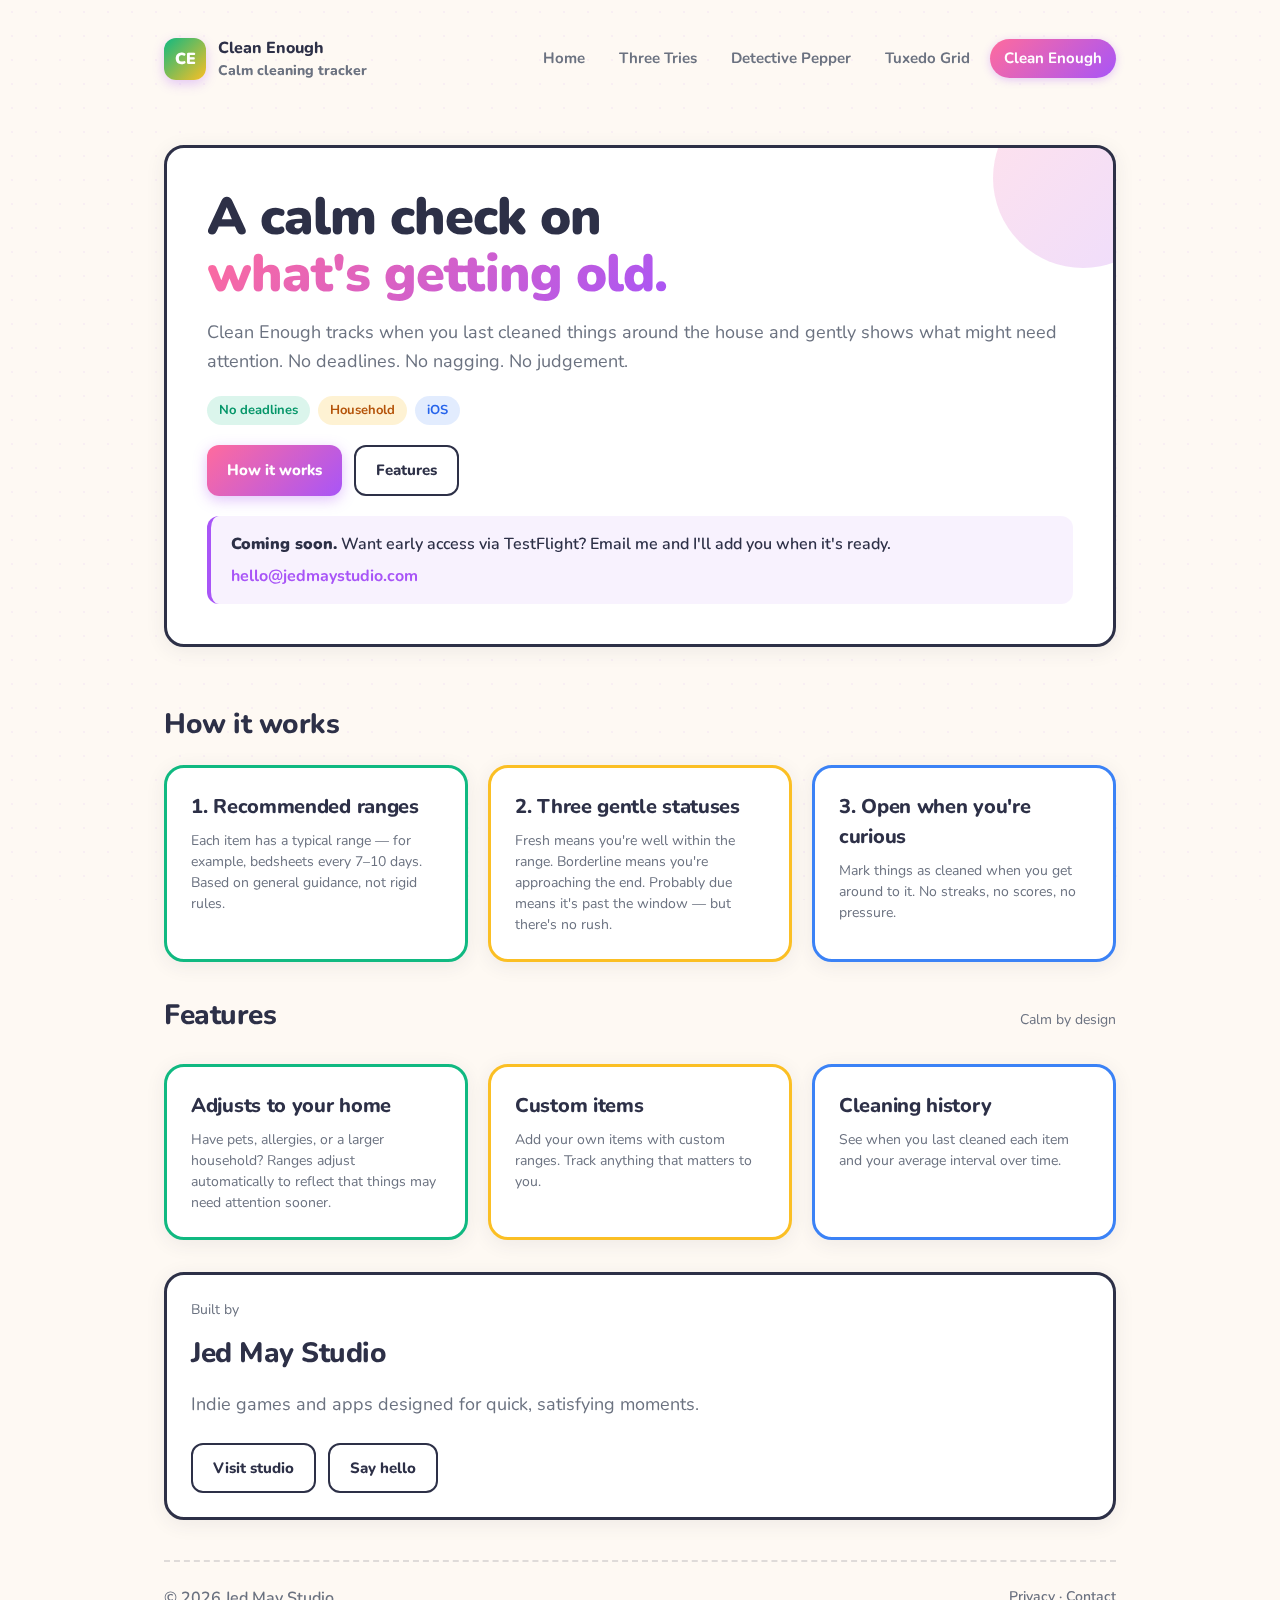
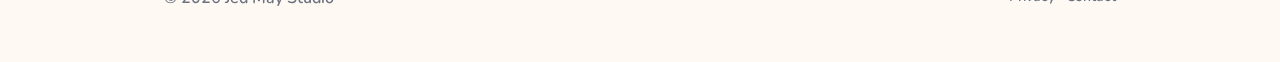
<file: clean-enough/index.html>
<!doctype html>
<html lang="en-GB">
<head>
  <meta charset="utf-8" />
  <meta name="viewport" content="width=device-width,initial-scale=1" />
  <title>Clean Enough — Calm Household Cleaning Tracker</title>
  <meta name="description" content="Clean Enough — a calm cleaning tracker. No deadlines, no nagging. Just a gentle check on what might need attention." />
  <link rel="stylesheet" href="../styles.css" />
  <link rel="icon" type="image/svg+xml" href="../favicon.svg">
</head>

<body>
  <div class="container">
    <header class="nav">
      <a href="./" class="brand">
        <div class="brand-badge" style="background: linear-gradient(135deg, var(--green), var(--yellow));">CE</div>
        <div>
          <div style="font-weight:800;">Clean Enough</div>
          <div class="small">Calm cleaning tracker</div>
        </div>
      </a>

      <button class="menu-toggle" aria-label="Toggle menu">
        <span></span>
        <span></span>
        <span></span>
      </button>

      <nav class="nav-links">
        <a href="../">Home</a>
        <a href="../three-tries/">Three Tries</a>
        <a href="../detective-pepper/">Detective Pepper</a>
        <a href="../tuxedo-grid/">Tuxedo Grid</a>
        <a class="active" href="./">Clean Enough</a>
      </nav>
    </header>

    <!-- HERO -->
    <section class="hero-min">
      <div class="card" style="border: 3px solid var(--text); position: relative;">
        <h1 class="h1">A calm check on<br/><span class="highlight">what's getting old.</span></h1>

        <p class="sub">
          Clean Enough tracks when you last cleaned things around the house
          and gently shows what might need attention. No deadlines. No nagging.
          No judgement.
        </p>

        <div class="pills">
          <span class="pill green">No deadlines</span>
          <span class="pill yellow">Household</span>
          <span class="pill blue">iOS</span>
        </div>

        <div class="top-cta" style="margin-top: 20px;">
          <a class="btn primary" href="#how">How it works</a>
          <a class="btn" href="#features">Features</a>
        </div>

        <div class="note" style="margin-top: 20px;">
          <strong>Coming soon.</strong> Want early access via TestFlight? Email me and I'll add you when it's ready.
          <br><a href="mailto:hello@jedmaystudio.com" class="text-link" style="margin-top: 8px; display: inline-block;">hello@jedmaystudio.com</a>
        </div>
      </div>
    </section>

    <!-- HOW IT WORKS -->
    <section id="how">
      <div class="games-title-row">
        <h2>How it works</h2>
      </div>

      <div class="app-grid">
        <div class="card" style="border: 3px solid var(--green);">
          <h3 style="margin: 0 0 8px;">1. Recommended ranges</h3>
          <p class="small" style="margin: 0;">
            Each item has a typical range — for example, bedsheets every 7–10 days.
            Based on general guidance, not rigid rules.
          </p>
        </div>

        <div class="card" style="border: 3px solid var(--yellow);">
          <h3 style="margin: 0 0 8px;">2. Three gentle statuses</h3>
          <p class="small" style="margin: 0;">
            Fresh means you're well within the range. Borderline means you're approaching the end.
            Probably due means it's past the window — but there's no rush.
          </p>
        </div>

        <div class="card" style="border: 3px solid var(--blue);">
          <h3 style="margin: 0 0 8px;">3. Open when you're curious</h3>
          <p class="small" style="margin: 0;">
            Mark things as cleaned when you get around to it. No streaks, no scores, no pressure.
          </p>
        </div>
      </div>
    </section>

    <!-- FEATURES -->
    <section id="features">
      <div class="games-title-row">
        <h2>Features</h2>
        <p class="small">Calm by design</p>
      </div>

      <div class="app-grid">
        <div class="card" style="border: 3px solid var(--green);">
          <h3 style="margin: 0 0 8px;">Adjusts to your home</h3>
          <p class="small" style="margin: 0;">
            Have pets, allergies, or a larger household? Ranges adjust automatically to reflect that things may need attention sooner.
          </p>
        </div>

        <div class="card" style="border: 3px solid var(--yellow);">
          <h3 style="margin: 0 0 8px;">Custom items</h3>
          <p class="small" style="margin: 0;">
            Add your own items with custom ranges. Track anything that matters to you.
          </p>
        </div>

        <div class="card" style="border: 3px solid var(--blue);">
          <h3 style="margin: 0 0 8px;">Cleaning history</h3>
          <p class="small" style="margin: 0;">
            See when you last cleaned each item and your average interval over time.
          </p>
        </div>
      </div>
    </section>

    <!-- STUDIO -->
    <section class="about-min">
      <div class="card" style="border: 3px solid var(--text);">
        <p class="small" style="margin: 0 0 4px;">Built by</p>
        <h2 style="margin: 0 0 8px;">Jed May Studio</h2>
        <p class="sub" style="margin: 0 0 16px;">
          Indie games and apps designed for quick, satisfying moments.
        </p>
        <div class="top-cta">
          <a class="btn" href="../">Visit studio</a>
          <a class="btn" href="mailto:hello@jedmaystudio.com">Say hello</a>
        </div>
      </div>
    </section>

    <footer class="footer">
      <div>© <span id="year"></span> Jed May Studio</div>
      <div class="small">
        <a href="../privacy.html">Privacy</a> ·
        <a href="mailto:hello@jedmaystudio.com">Contact</a>
      </div>
    </footer>
  </div>

  <script>
    document.getElementById("year").textContent = new Date().getFullYear();

    const menuToggle = document.querySelector('.menu-toggle');
    const navLinks = document.querySelector('.nav-links');
    menuToggle.addEventListener('click', () => {
      menuToggle.classList.toggle('open');
      navLinks.classList.toggle('open');
    });
  </script>
</body>
</html>
</file>
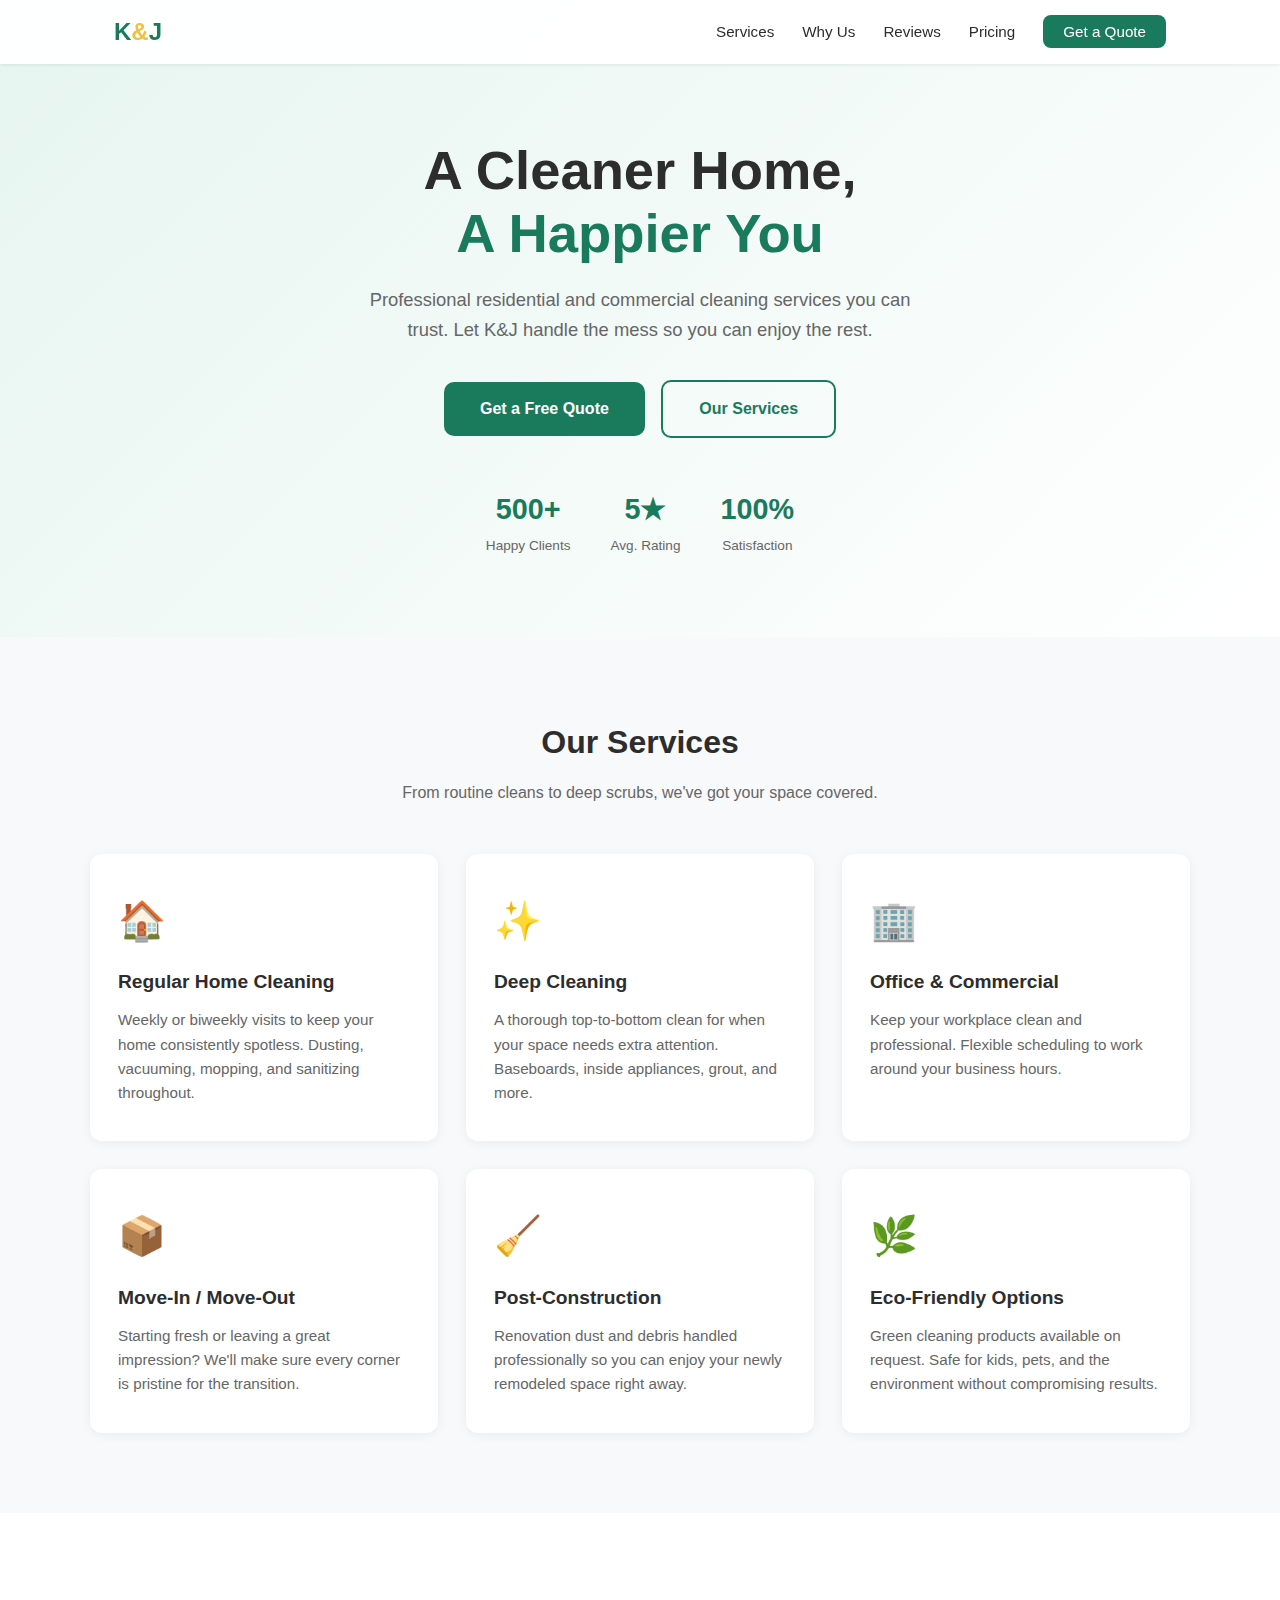
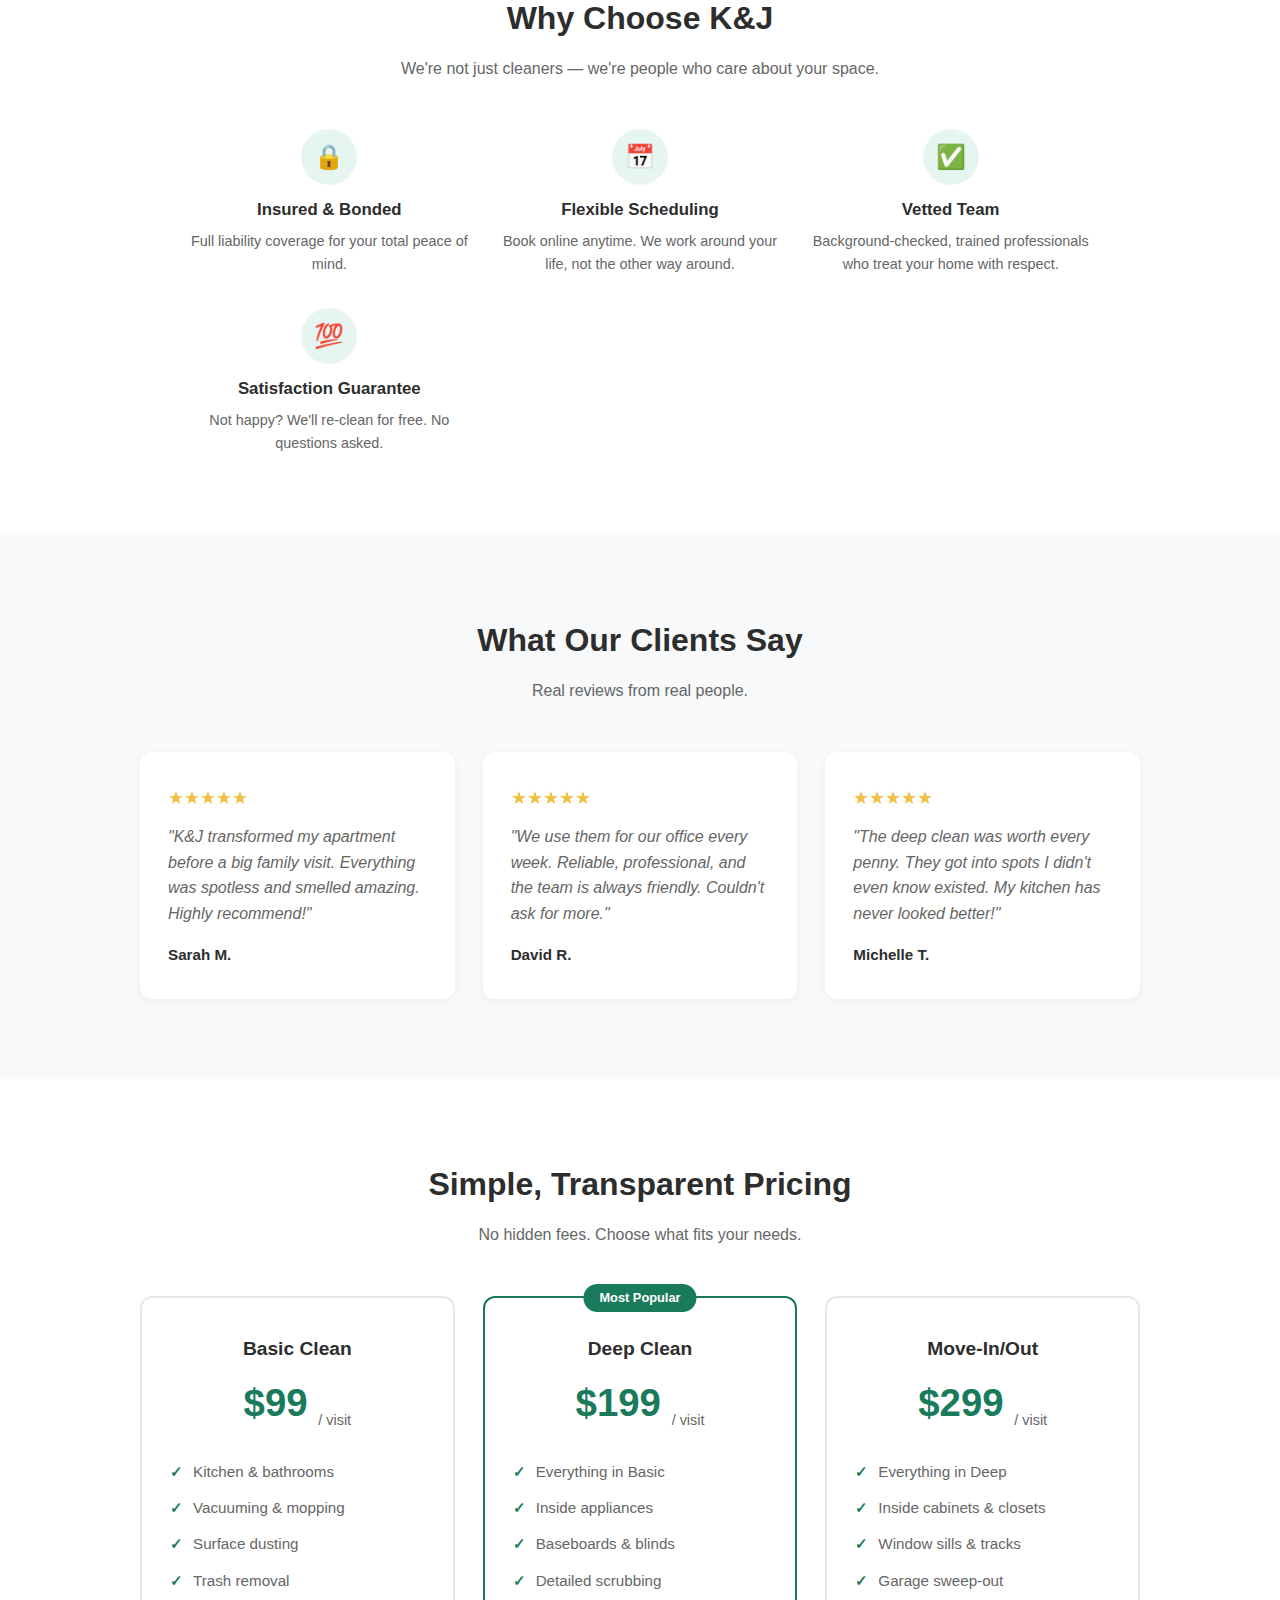
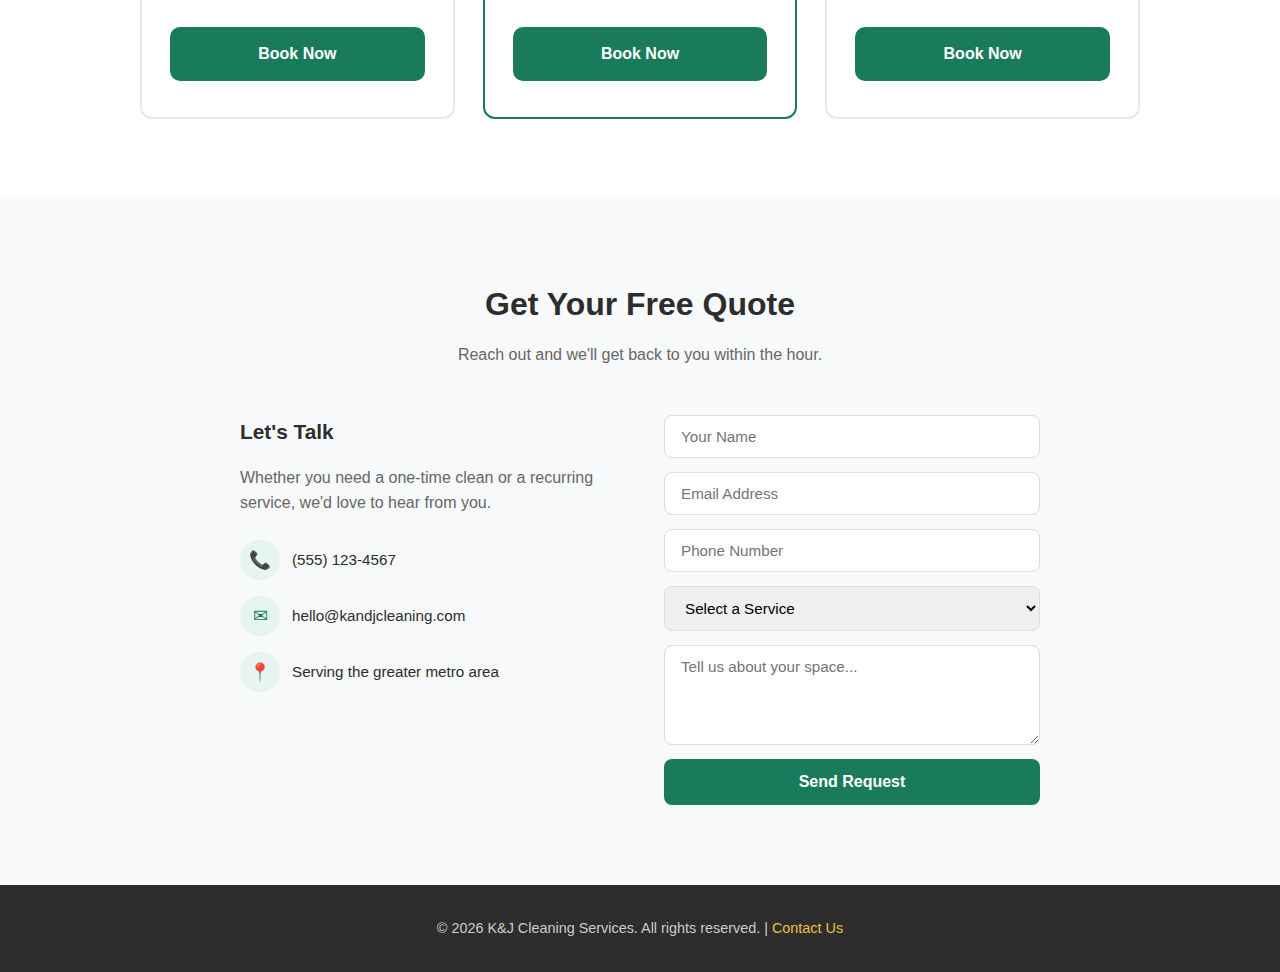
<file: kandj/index.html>
<!DOCTYPE html>
<html lang="en">
<head>
  <meta charset="UTF-8">
  <meta name="viewport" content="width=device-width, initial-scale=1.0">
  <title>K&J Cleaning Services</title>
  <style>
    *, *::before, *::after { margin: 0; padding: 0; box-sizing: border-box; }

    :root {
      --primary: #1a7a5c;
      --primary-dark: #145e47;
      --primary-light: #e6f5f0;
      --accent: #f0c040;
      --text: #2d2d2d;
      --text-light: #666;
      --white: #fff;
      --gray-bg: #f8f9fa;
      --radius: 12px;
    }

    html { scroll-behavior: smooth; }

    body {
      font-family: -apple-system, BlinkMacSystemFont, "Segoe UI", Roboto, Helvetica, Arial, sans-serif;
      color: var(--text);
      line-height: 1.6;
    }

    /* --- NAV --- */
    nav {
      position: fixed;
      top: 0; left: 0; right: 0;
      background: rgba(255,255,255,0.95);
      backdrop-filter: blur(10px);
      z-index: 100;
      box-shadow: 0 1px 4px rgba(0,0,0,0.08);
    }

    .nav-inner {
      max-width: 1100px;
      margin: 0 auto;
      padding: 0 24px;
      height: 64px;
      display: flex;
      align-items: center;
      justify-content: space-between;
    }

    .logo {
      font-size: 1.5rem;
      font-weight: 800;
      color: var(--primary);
      text-decoration: none;
    }

    .logo span { color: var(--accent); }

    .nav-links { display: flex; gap: 28px; list-style: none; }

    .nav-links a {
      text-decoration: none;
      color: var(--text);
      font-weight: 500;
      font-size: 0.95rem;
      transition: color 0.2s;
    }

    .nav-links a:hover { color: var(--primary); }

    .nav-cta {
      background: var(--primary);
      color: var(--white) !important;
      padding: 8px 20px;
      border-radius: 8px;
      transition: background 0.2s !important;
    }

    .nav-cta:hover { background: var(--primary-dark) !important; }

    .mobile-toggle {
      display: none;
      background: none;
      border: none;
      font-size: 1.6rem;
      cursor: pointer;
      color: var(--text);
    }

    /* --- HERO --- */
    .hero {
      padding: 140px 24px 80px;
      background: linear-gradient(135deg, var(--primary-light) 0%, var(--white) 100%);
      text-align: center;
    }

    .hero h1 {
      font-size: clamp(2.2rem, 5vw, 3.4rem);
      font-weight: 800;
      line-height: 1.15;
      margin-bottom: 20px;
    }

    .hero h1 .highlight {
      color: var(--primary);
    }

    .hero p {
      font-size: 1.15rem;
      color: var(--text-light);
      max-width: 560px;
      margin: 0 auto 36px;
    }

    .btn {
      display: inline-block;
      padding: 14px 36px;
      border-radius: 10px;
      font-size: 1rem;
      font-weight: 600;
      text-decoration: none;
      transition: transform 0.2s, box-shadow 0.2s;
      cursor: pointer;
      border: none;
    }

    .btn:hover { transform: translateY(-2px); box-shadow: 0 6px 20px rgba(0,0,0,0.12); }

    .btn-primary { background: var(--primary); color: var(--white); }
    .btn-primary:hover { background: var(--primary-dark); }

    .btn-outline {
      background: transparent;
      color: var(--primary);
      border: 2px solid var(--primary);
      margin-left: 12px;
    }

    .hero-badges {
      margin-top: 48px;
      display: flex;
      justify-content: center;
      gap: 40px;
      flex-wrap: wrap;
    }

    .badge {
      text-align: center;
    }

    .badge .num {
      display: block;
      font-size: 1.8rem;
      font-weight: 800;
      color: var(--primary);
    }

    .badge .label {
      font-size: 0.85rem;
      color: var(--text-light);
    }

    /* --- SECTIONS --- */
    section { padding: 80px 24px; }

    .section-title {
      text-align: center;
      margin-bottom: 48px;
    }

    .section-title h2 {
      font-size: 2rem;
      font-weight: 700;
      margin-bottom: 12px;
    }

    .section-title p {
      color: var(--text-light);
      max-width: 500px;
      margin: 0 auto;
    }

    /* --- SERVICES --- */
    .services { background: var(--gray-bg); }

    .grid {
      max-width: 1100px;
      margin: 0 auto;
      display: grid;
      grid-template-columns: repeat(auto-fit, minmax(280px, 1fr));
      gap: 28px;
    }

    .card {
      background: var(--white);
      border-radius: var(--radius);
      padding: 36px 28px;
      box-shadow: 0 2px 12px rgba(0,0,0,0.06);
      transition: transform 0.2s, box-shadow 0.2s;
    }

    .card:hover {
      transform: translateY(-4px);
      box-shadow: 0 8px 28px rgba(0,0,0,0.10);
    }

    .card-icon {
      font-size: 2.4rem;
      margin-bottom: 16px;
    }

    .card h3 {
      font-size: 1.2rem;
      margin-bottom: 10px;
    }

    .card p {
      color: var(--text-light);
      font-size: 0.95rem;
    }

    /* --- WHY US --- */
    .why-us-grid {
      max-width: 900px;
      margin: 0 auto;
      display: grid;
      grid-template-columns: repeat(auto-fit, minmax(220px, 1fr));
      gap: 32px;
      text-align: center;
    }

    .why-item h3 {
      font-size: 1.05rem;
      margin: 12px 0 6px;
    }

    .why-item p {
      font-size: 0.9rem;
      color: var(--text-light);
    }

    .why-icon {
      width: 56px;
      height: 56px;
      border-radius: 50%;
      background: var(--primary-light);
      color: var(--primary);
      display: inline-flex;
      align-items: center;
      justify-content: center;
      font-size: 1.5rem;
    }

    /* --- TESTIMONIALS --- */
    .testimonials { background: var(--gray-bg); }

    .testimonial-grid {
      max-width: 1000px;
      margin: 0 auto;
      display: grid;
      grid-template-columns: repeat(auto-fit, minmax(280px, 1fr));
      gap: 28px;
    }

    .testimonial {
      background: var(--white);
      border-radius: var(--radius);
      padding: 32px 28px;
      box-shadow: 0 2px 10px rgba(0,0,0,0.05);
    }

    .stars { color: var(--accent); font-size: 1.1rem; margin-bottom: 12px; }

    .testimonial p { font-style: italic; color: var(--text-light); margin-bottom: 16px; }

    .testimonial .author { font-weight: 600; font-size: 0.95rem; }

    /* --- PRICING --- */
    .pricing-grid {
      max-width: 1000px;
      margin: 0 auto;
      display: grid;
      grid-template-columns: repeat(auto-fit, minmax(260px, 1fr));
      gap: 28px;
    }

    .price-card {
      background: var(--white);
      border: 2px solid #e8e8e8;
      border-radius: var(--radius);
      padding: 36px 28px;
      text-align: center;
      transition: border-color 0.2s;
    }

    .price-card.featured {
      border-color: var(--primary);
      position: relative;
    }

    .price-card.featured::before {
      content: "Most Popular";
      position: absolute;
      top: -14px;
      left: 50%;
      transform: translateX(-50%);
      background: var(--primary);
      color: var(--white);
      padding: 4px 16px;
      border-radius: 20px;
      font-size: 0.8rem;
      font-weight: 600;
    }

    .price-card h3 { font-size: 1.2rem; margin-bottom: 8px; }

    .price {
      font-size: 2.4rem;
      font-weight: 800;
      color: var(--primary);
      margin: 8px 0;
    }

    .price sub {
      font-size: 0.9rem;
      font-weight: 400;
      color: var(--text-light);
    }

    .price-card ul {
      list-style: none;
      margin: 20px 0 28px;
      text-align: left;
    }

    .price-card li {
      padding: 6px 0;
      font-size: 0.95rem;
      color: var(--text-light);
    }

    .price-card li::before {
      content: "\2713";
      color: var(--primary);
      font-weight: 700;
      margin-right: 10px;
    }

    /* --- CONTACT --- */
    .contact { background: var(--gray-bg); }

    .contact-wrapper {
      max-width: 800px;
      margin: 0 auto;
      display: grid;
      grid-template-columns: 1fr 1fr;
      gap: 48px;
    }

    .contact-info h3 { margin-bottom: 16px; font-size: 1.3rem; }
    .contact-info p { color: var(--text-light); margin-bottom: 24px; }

    .contact-detail {
      display: flex;
      align-items: center;
      gap: 12px;
      margin-bottom: 16px;
      font-size: 0.95rem;
    }

    .contact-detail .icon {
      width: 40px;
      height: 40px;
      border-radius: 50%;
      background: var(--primary-light);
      color: var(--primary);
      display: flex;
      align-items: center;
      justify-content: center;
      font-size: 1.1rem;
      flex-shrink: 0;
    }

    form { display: flex; flex-direction: column; gap: 14px; }

    input, textarea, select {
      padding: 12px 16px;
      border: 1.5px solid #ddd;
      border-radius: 8px;
      font-size: 0.95rem;
      font-family: inherit;
      transition: border-color 0.2s;
      width: 100%;
    }

    input:focus, textarea:focus, select:focus {
      outline: none;
      border-color: var(--primary);
    }

    textarea { resize: vertical; min-height: 100px; }

    .form-btn {
      background: var(--primary);
      color: var(--white);
      padding: 14px;
      border: none;
      border-radius: 8px;
      font-size: 1rem;
      font-weight: 600;
      cursor: pointer;
      transition: background 0.2s;
    }

    .form-btn:hover { background: var(--primary-dark); }

    /* --- FOOTER --- */
    footer {
      background: var(--text);
      color: #ccc;
      text-align: center;
      padding: 32px 24px;
      font-size: 0.9rem;
    }

    footer a { color: var(--accent); text-decoration: none; }

    /* --- MOBILE --- */
    @media (max-width: 768px) {
      .nav-links { display: none; }
      .mobile-toggle { display: block; }

      .nav-links.open {
        display: flex;
        flex-direction: column;
        position: absolute;
        top: 64px;
        left: 0; right: 0;
        background: var(--white);
        padding: 20px 24px;
        box-shadow: 0 4px 12px rgba(0,0,0,0.1);
        gap: 16px;
      }

      .contact-wrapper {
        grid-template-columns: 1fr;
      }

      .btn-outline { margin-left: 0; margin-top: 10px; }
    }
  </style>
</head>
<body>

  <!-- NAV -->
  <nav>
    <div class="nav-inner">
      <a href="#" class="logo">K<span>&</span>J</a>
      <ul class="nav-links" id="navLinks">
        <li><a href="#services">Services</a></li>
        <li><a href="#why">Why Us</a></li>
        <li><a href="#reviews">Reviews</a></li>
        <li><a href="#pricing">Pricing</a></li>
        <li><a href="#contact" class="nav-cta">Get a Quote</a></li>
      </ul>
      <button class="mobile-toggle" onclick="document.getElementById('navLinks').classList.toggle('open')" aria-label="Toggle menu">&#9776;</button>
    </div>
  </nav>

  <!-- HERO -->
  <section class="hero">
    <h1>A Cleaner Home,<br><span class="highlight">A Happier You</span></h1>
    <p>Professional residential and commercial cleaning services you can trust. Let K&J handle the mess so you can enjoy the rest.</p>
    <div>
      <a href="#contact" class="btn btn-primary">Get a Free Quote</a>
      <a href="#services" class="btn btn-outline">Our Services</a>
    </div>
    <div class="hero-badges">
      <div class="badge"><span class="num">500+</span><span class="label">Happy Clients</span></div>
      <div class="badge"><span class="num">5&#9733;</span><span class="label">Avg. Rating</span></div>
      <div class="badge"><span class="num">100%</span><span class="label">Satisfaction</span></div>
    </div>
  </section>

  <!-- SERVICES -->
  <section class="services" id="services">
    <div class="section-title">
      <h2>Our Services</h2>
      <p>From routine cleans to deep scrubs, we've got your space covered.</p>
    </div>
    <div class="grid">
      <div class="card">
        <div class="card-icon">&#x1f3e0;</div>
        <h3>Regular Home Cleaning</h3>
        <p>Weekly or biweekly visits to keep your home consistently spotless. Dusting, vacuuming, mopping, and sanitizing throughout.</p>
      </div>
      <div class="card">
        <div class="card-icon">&#x2728;</div>
        <h3>Deep Cleaning</h3>
        <p>A thorough top-to-bottom clean for when your space needs extra attention. Baseboards, inside appliances, grout, and more.</p>
      </div>
      <div class="card">
        <div class="card-icon">&#x1f3e2;</div>
        <h3>Office &amp; Commercial</h3>
        <p>Keep your workplace clean and professional. Flexible scheduling to work around your business hours.</p>
      </div>
      <div class="card">
        <div class="card-icon">&#x1f4e6;</div>
        <h3>Move-In / Move-Out</h3>
        <p>Starting fresh or leaving a great impression? We'll make sure every corner is pristine for the transition.</p>
      </div>
      <div class="card">
        <div class="card-icon">&#x1f9f9;</div>
        <h3>Post-Construction</h3>
        <p>Renovation dust and debris handled professionally so you can enjoy your newly remodeled space right away.</p>
      </div>
      <div class="card">
        <div class="card-icon">&#x1f33f;</div>
        <h3>Eco-Friendly Options</h3>
        <p>Green cleaning products available on request. Safe for kids, pets, and the environment without compromising results.</p>
      </div>
    </div>
  </section>

  <!-- WHY US -->
  <section id="why">
    <div class="section-title">
      <h2>Why Choose K&amp;J</h2>
      <p>We're not just cleaners &mdash; we're people who care about your space.</p>
    </div>
    <div class="why-us-grid">
      <div class="why-item">
        <div class="why-icon">&#x1f512;</div>
        <h3>Insured &amp; Bonded</h3>
        <p>Full liability coverage for your total peace of mind.</p>
      </div>
      <div class="why-item">
        <div class="why-icon">&#x1f4c5;</div>
        <h3>Flexible Scheduling</h3>
        <p>Book online anytime. We work around your life, not the other way around.</p>
      </div>
      <div class="why-item">
        <div class="why-icon">&#x2705;</div>
        <h3>Vetted Team</h3>
        <p>Background-checked, trained professionals who treat your home with respect.</p>
      </div>
      <div class="why-item">
        <div class="why-icon">&#x1f4af;</div>
        <h3>Satisfaction Guarantee</h3>
        <p>Not happy? We'll re-clean for free. No questions asked.</p>
      </div>
    </div>
  </section>

  <!-- TESTIMONIALS -->
  <section class="testimonials" id="reviews">
    <div class="section-title">
      <h2>What Our Clients Say</h2>
      <p>Real reviews from real people.</p>
    </div>
    <div class="testimonial-grid">
      <div class="testimonial">
        <div class="stars">&#9733;&#9733;&#9733;&#9733;&#9733;</div>
        <p>"K&J transformed my apartment before a big family visit. Everything was spotless and smelled amazing. Highly recommend!"</p>
        <div class="author">Sarah M.</div>
      </div>
      <div class="testimonial">
        <div class="stars">&#9733;&#9733;&#9733;&#9733;&#9733;</div>
        <p>"We use them for our office every week. Reliable, professional, and the team is always friendly. Couldn't ask for more."</p>
        <div class="author">David R.</div>
      </div>
      <div class="testimonial">
        <div class="stars">&#9733;&#9733;&#9733;&#9733;&#9733;</div>
        <p>"The deep clean was worth every penny. They got into spots I didn't even know existed. My kitchen has never looked better!"</p>
        <div class="author">Michelle T.</div>
      </div>
    </div>
  </section>

  <!-- PRICING -->
  <section id="pricing">
    <div class="section-title">
      <h2>Simple, Transparent Pricing</h2>
      <p>No hidden fees. Choose what fits your needs.</p>
    </div>
    <div class="pricing-grid">
      <div class="price-card">
        <h3>Basic Clean</h3>
        <div class="price">$99 <sub>/ visit</sub></div>
        <ul>
          <li>Kitchen &amp; bathrooms</li>
          <li>Vacuuming &amp; mopping</li>
          <li>Surface dusting</li>
          <li>Trash removal</li>
        </ul>
        <a href="#contact" class="btn btn-primary" style="width:100%;text-align:center;">Book Now</a>
      </div>
      <div class="price-card featured">
        <h3>Deep Clean</h3>
        <div class="price">$199 <sub>/ visit</sub></div>
        <ul>
          <li>Everything in Basic</li>
          <li>Inside appliances</li>
          <li>Baseboards &amp; blinds</li>
          <li>Detailed scrubbing</li>
        </ul>
        <a href="#contact" class="btn btn-primary" style="width:100%;text-align:center;">Book Now</a>
      </div>
      <div class="price-card">
        <h3>Move-In/Out</h3>
        <div class="price">$299 <sub>/ visit</sub></div>
        <ul>
          <li>Everything in Deep</li>
          <li>Inside cabinets &amp; closets</li>
          <li>Window sills &amp; tracks</li>
          <li>Garage sweep-out</li>
        </ul>
        <a href="#contact" class="btn btn-primary" style="width:100%;text-align:center;">Book Now</a>
      </div>
    </div>
  </section>

  <!-- CONTACT -->
  <section class="contact" id="contact">
    <div class="section-title">
      <h2>Get Your Free Quote</h2>
      <p>Reach out and we'll get back to you within the hour.</p>
    </div>
    <div class="contact-wrapper">
      <div class="contact-info">
        <h3>Let's Talk</h3>
        <p>Whether you need a one-time clean or a recurring service, we'd love to hear from you.</p>
        <div class="contact-detail">
          <div class="icon">&#x1f4de;</div>
          <span>(555) 123-4567</span>
        </div>
        <div class="contact-detail">
          <div class="icon">&#x2709;</div>
          <span>hello@kandjcleaning.com</span>
        </div>
        <div class="contact-detail">
          <div class="icon">&#x1f4cd;</div>
          <span>Serving the greater metro area</span>
        </div>
      </div>
      <form onsubmit="event.preventDefault(); this.innerHTML='<p style=\'padding:40px 0;text-align:center;font-weight:600;color:var(--primary)\'>Thanks! We\\'ll be in touch soon.</p>';">
        <input type="text" placeholder="Your Name" required>
        <input type="email" placeholder="Email Address" required>
        <input type="tel" placeholder="Phone Number">
        <select>
          <option value="" disabled selected>Select a Service</option>
          <option>Regular Home Cleaning</option>
          <option>Deep Cleaning</option>
          <option>Office &amp; Commercial</option>
          <option>Move-In / Move-Out</option>
          <option>Post-Construction</option>
          <option>Other</option>
        </select>
        <textarea placeholder="Tell us about your space..."></textarea>
        <button type="submit" class="form-btn">Send Request</button>
      </form>
    </div>
  </section>

  <!-- FOOTER -->
  <footer>
    <p>&copy; 2026 K&amp;J Cleaning Services. All rights reserved. | <a href="#contact">Contact Us</a></p>
  </footer>

</body>
</html>
</file>
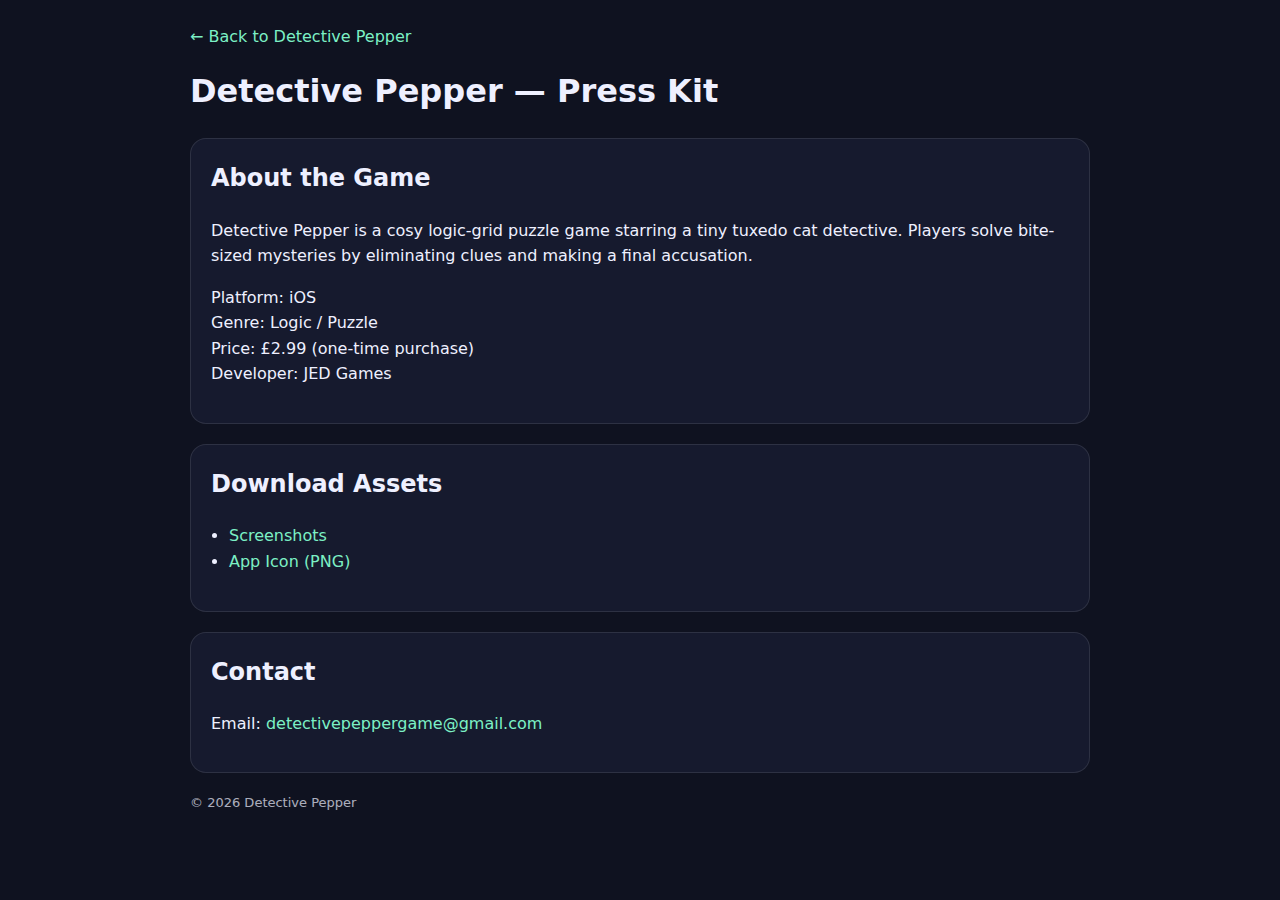
<file: press/index.html>
<!doctype html>
<html lang="en-GB">
<head>
  <meta charset="utf-8">
  <meta name="viewport" content="width=device-width, initial-scale=1">
  <title>Press Kit — Detective Pepper</title>
  <link rel="icon" type="image/png" href="../assets/DP_favicon.png">

  <style>
    body {
      font-family: system-ui, -apple-system, Segoe UI, Roboto, Helvetica, Arial;
      margin: 24px;
      line-height: 1.6;
      background: #0f1220;
      color: #eef0ff;
    }
    a { color: #7cf0c5; text-decoration: none; }
    a:hover { text-decoration: underline; }
    .wrap { max-width: 900px; margin: 0 auto; }
    .card {
      background: #161a2e;
      border: 1px solid rgba(255,255,255,.1);
      border-radius: 16px;
      padding: 20px;
      margin-bottom: 20px;
    }
    h1, h2 { margin-top: 0; }
    ul { padding-left: 18px; }
  </style>
</head>

<body>
  <div class="wrap">
    <p><a href="../detectivepepper/index.html">← Back to Detective Pepper</a></p>

    <h1>Detective Pepper — Press Kit</h1>

    <div class="card">
      <h2>About the Game</h2>
      <p>
        Detective Pepper is a cosy logic-grid puzzle game starring a tiny tuxedo
        cat detective. Players solve bite-sized mysteries by eliminating clues
        and making a final accusation.
      </p>
      <p>
        Platform: iOS<br>
        Genre: Logic / Puzzle<br>
        Price: £2.99 (one-time purchase)<br>
        Developer: JED Games
      </p>
    </div>

    <div class="card">
      <h2>Download Assets</h2>
      <ul>
        <li><a href="screenshots/">Screenshots</a></li>
        <li><a href="DP_app_icon.png">App Icon (PNG)</a></li>
      </ul>
    </div>

    <div class="card">
      <h2>Contact</h2>
      <p>
        Email: <a href="mailto:detectivepeppergame@gmail.com">
        detectivepeppergame@gmail.com</a>
      </p>
    </div>

    <p style="opacity:.7;font-size:13px">
      © <span id="year"></span> Detective Pepper
    </p>
  </div>

  <script>
    document.getElementById("year").textContent = new Date().getFullYear();
  </script>
</body>
</html>
</file>
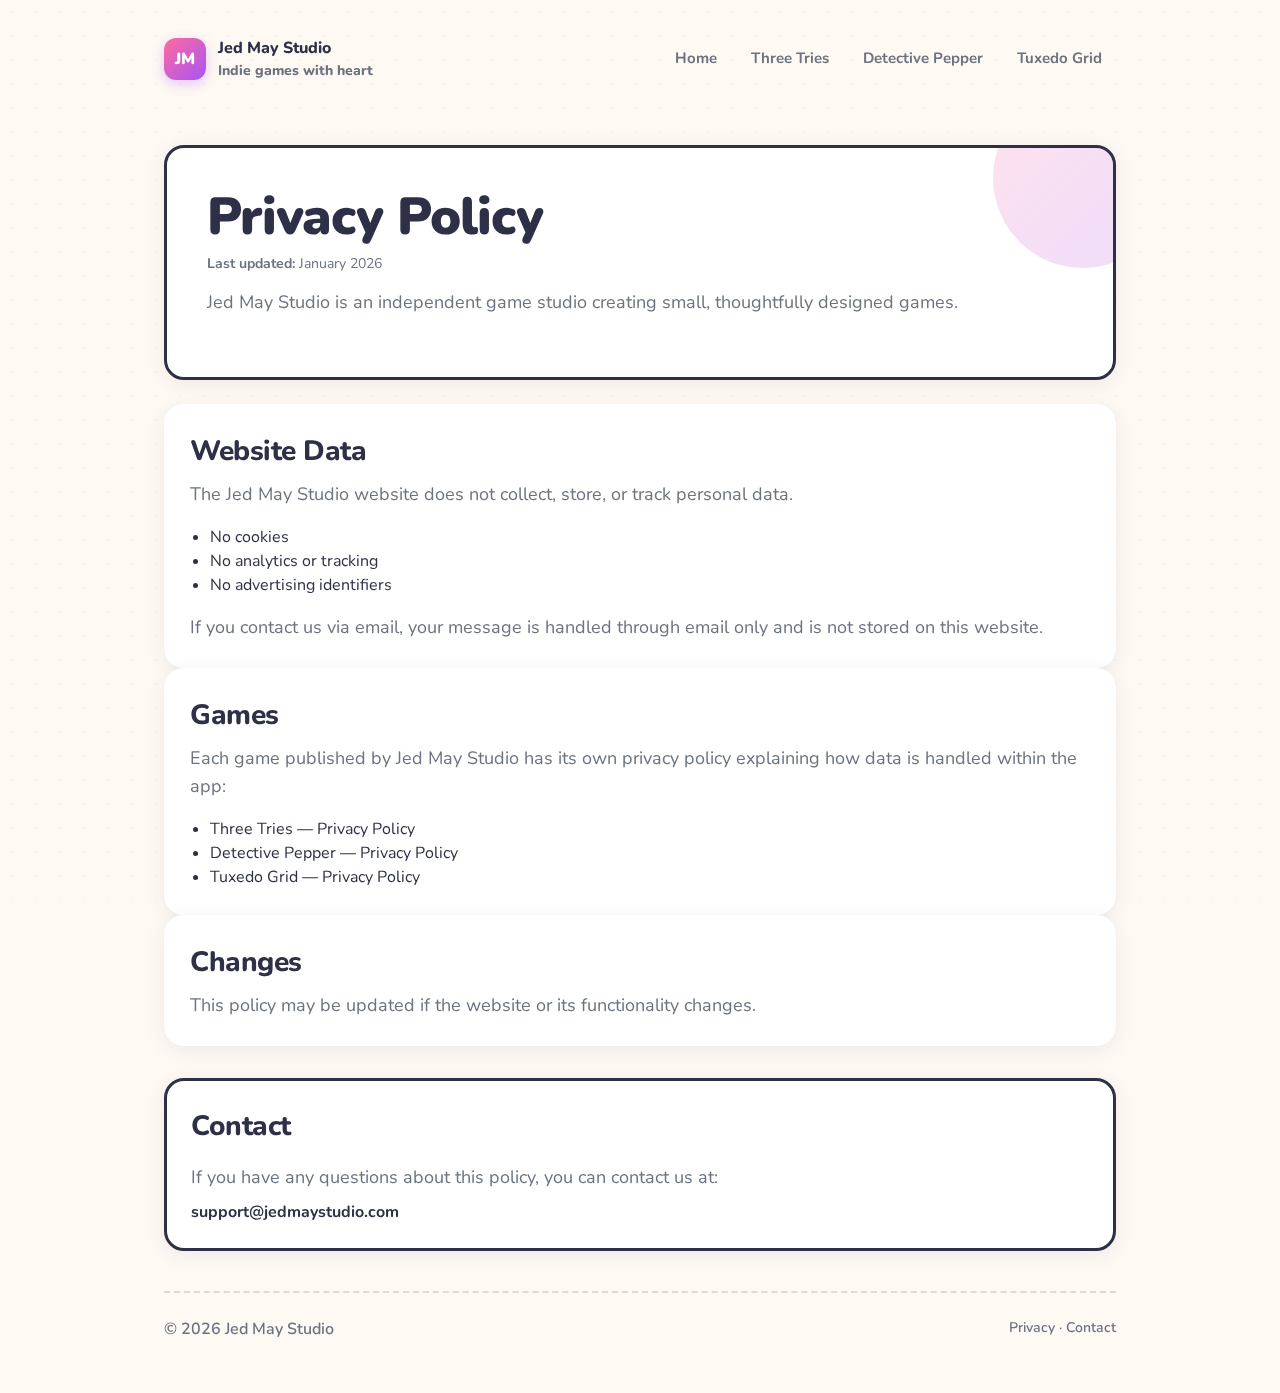
<file: privacy.html>
<!doctype html>
<html lang="en-GB">
<head>
  <meta charset="utf-8" />
  <meta name="viewport" content="width=device-width,initial-scale=1" />
  <title>Privacy Policy — Jed May Studio</title>
  <meta name="description" content="Privacy policy for Jed May Studio website and games." />
  <link rel="stylesheet" href="./styles.css" />
</head>

<body>
  <div class="container">
    <header class="nav">
      <a href="./" class="brand">
        <div class="brand-badge">JM</div>
        <div>
          <div style="font-weight:800;">Jed May Studio</div>
          <div class="small">Indie games with heart</div>
        </div>
      </a>

      <nav class="nav-links">
        <a href="./">Home</a>
        <a href="./three-tries/">Three Tries</a>
        <a href="./detective-pepper/">Detective Pepper</a>
        <a href="./tuxedo-grid/">Tuxedo Grid</a>
      </nav>
    </header>

    <!-- PRIVACY POLICY -->
    <section class="hero-min">
      <div class="card">
        <h1 class="h1">Privacy Policy</h1>
        <p class="small" style="margin-top: -8px;"><strong>Last updated:</strong> January 2026</p>

        <p class="sub">
          Jed May Studio is an independent game studio creating small, thoughtfully designed games.
        </p>
      </div>
    </section>

    <section>
      <div class="card">
        <h2>Website Data</h2>
        <p class="sub" style="margin-bottom: 16px;">
          The Jed May Studio website does not collect, store, or track personal data.
        </p>

        <ul style="margin: 0; padding-left: 20px;">
          <li>No cookies</li>
          <li>No analytics or tracking</li>
          <li>No advertising identifiers</li>
        </ul>

        <p class="sub" style="margin-top: 16px; margin-bottom: 0;">
          If you contact us via email, your message is handled through email only and is not stored on this website.
        </p>
      </div>
    </section>

    <section>
      <div class="card">
        <h2>Games</h2>
        <p class="sub" style="margin-bottom: 16px;">
          Each game published by Jed May Studio has its own privacy policy explaining how data is handled within the app:
        </p>

        <ul style="margin: 0; padding-left: 20px;">
          <li><a href="./three-tries/privacy.html">Three Tries — Privacy Policy</a></li>
          <li><a href="./detective-pepper/privacy.html">Detective Pepper — Privacy Policy</a></li>
          <li><a href="./tuxedo-grid/privacy.html">Tuxedo Grid — Privacy Policy</a></li>
        </ul>
      </div>
    </section>

    <section>
      <div class="card">
        <h2>Changes</h2>
        <p class="sub" style="margin-bottom: 0;">
          This policy may be updated if the website or its functionality changes.
        </p>
      </div>
    </section>

    <section class="about-min">
      <div class="card">
        <h2>Contact</h2>
        <p class="sub" style="margin-bottom: 0;">
          If you have any questions about this policy, you can contact us at:
        </p>
        <a href="mailto:support@jedmaystudio.com" style="font-weight: 700;">support@jedmaystudio.com</a>
      </div>
    </section>

    <footer class="footer">
      <div>© <span id="year"></span> Jed May Studio</div>
      <div class="small">
        <a href="./privacy.html">Privacy</a> ·
        <a href="mailto:hello@jedmaystudio.com">Contact</a>
      </div>
    </footer>
  </div>

  <script>
    document.getElementById("year").textContent = new Date().getFullYear();
  </script>
</body>
</html>
</file>
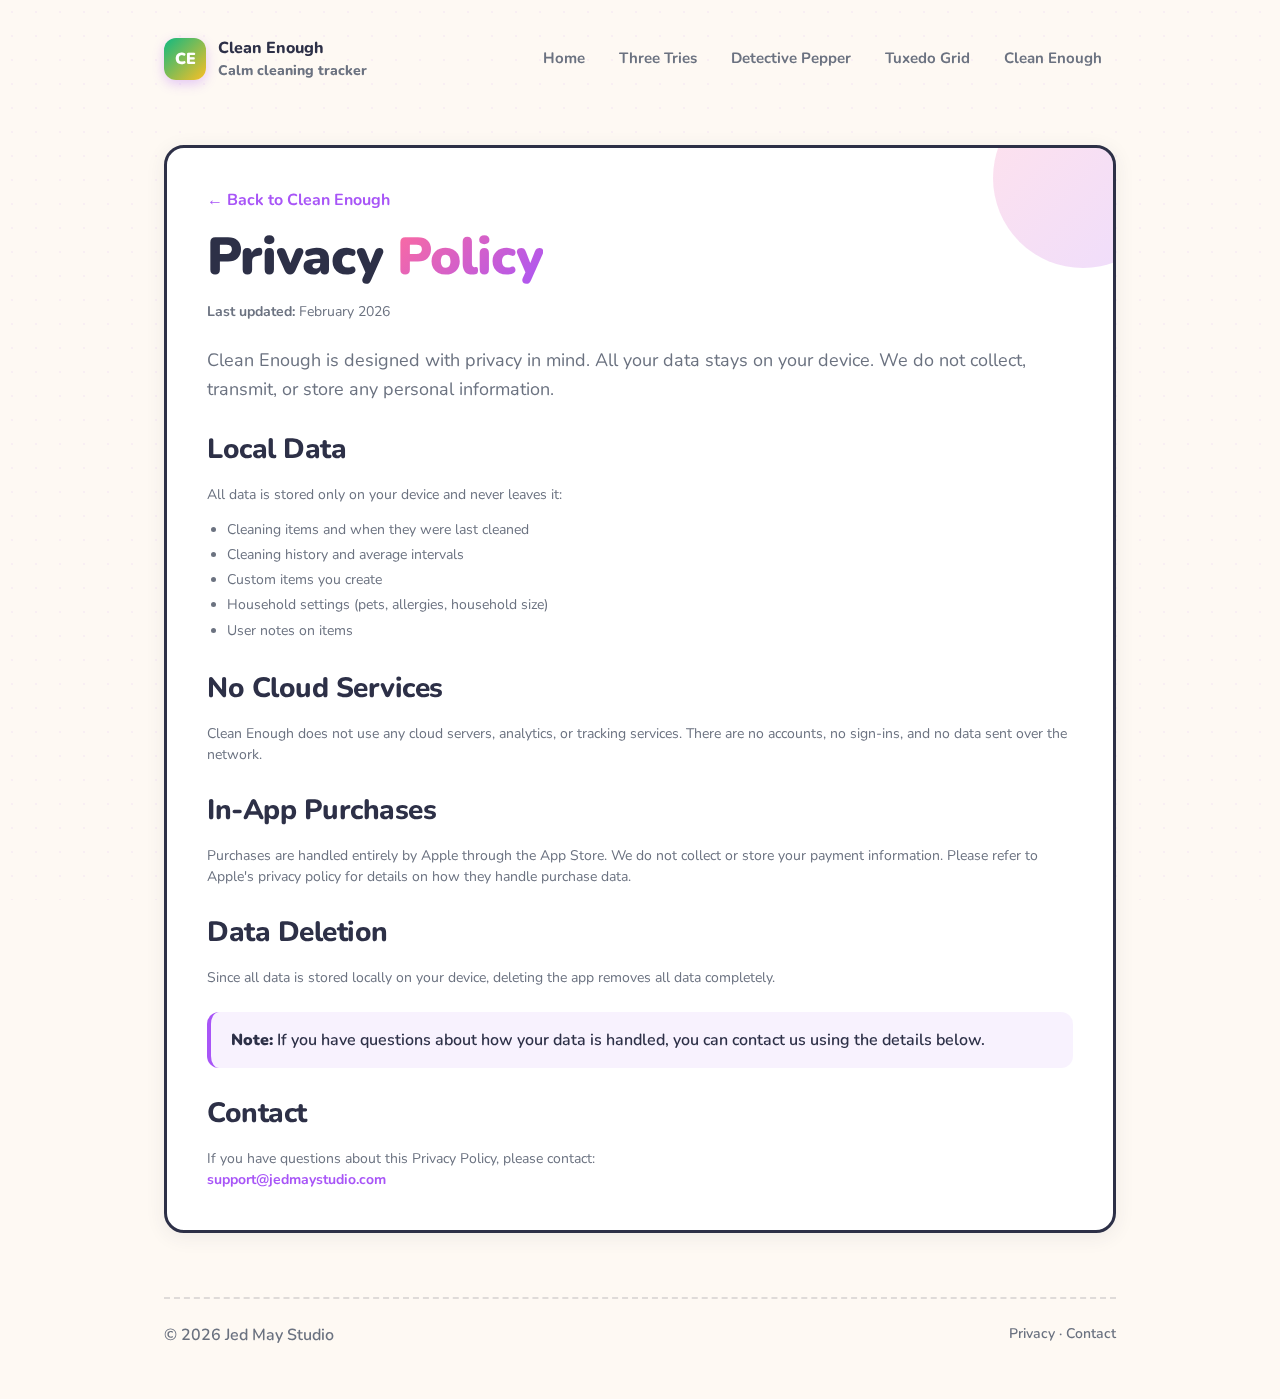
<file: clean-enough/privacy.html>
<!doctype html>
<html lang="en-GB">
<head>
  <meta charset="utf-8" />
  <meta name="viewport" content="width=device-width, initial-scale=1" />
  <title>Privacy Policy — Clean Enough</title>
  <meta name="description" content="Privacy Policy for Clean Enough, a calm household cleaning tracker for iOS." />
  <link rel="stylesheet" href="../styles.css" />
  <link rel="icon" type="image/svg+xml" href="../favicon.svg">
</head>

<body>
  <div class="container">
    <header class="nav">
      <a href="./" class="brand">
        <div class="brand-badge" style="background: linear-gradient(135deg, var(--green), var(--yellow));">CE</div>
        <div>
          <div style="font-weight:800;">Clean Enough</div>
          <div class="small">Calm cleaning tracker</div>
        </div>
      </a>

      <button class="menu-toggle" aria-label="Toggle menu">
        <span></span>
        <span></span>
        <span></span>
      </button>

      <nav class="nav-links">
        <a href="../">Home</a>
        <a href="../three-tries/">Three Tries</a>
        <a href="../detective-pepper/">Detective Pepper</a>
        <a href="../tuxedo-grid/">Tuxedo Grid</a>
        <a href="./">Clean Enough</a>
      </nav>
    </header>

    <section class="hero-min">
      <div class="card" style="border: 3px solid var(--text);">
        <a href="./" class="text-link" style="display: inline-block; margin-bottom: 16px;">← Back to Clean Enough</a>

        <h1 class="h1">Privacy <span class="highlight">Policy</span></h1>
        <p class="small" style="margin-bottom: 24px;"><strong>Last updated:</strong> February 2026</p>

        <p class="sub" style="margin-bottom: 24px;">
          Clean Enough is designed with privacy in mind. All your data stays on your device.
          We do not collect, transmit, or store any personal information.
        </p>

        <h2 style="margin-top: 0;">Local Data</h2>
        <p class="small" style="margin-bottom: 12px;">All data is stored only on your device and never leaves it:</p>
        <ul class="small" style="margin: 0 0 24px; padding-left: 20px; line-height: 1.8;">
          <li>Cleaning items and when they were last cleaned</li>
          <li>Cleaning history and average intervals</li>
          <li>Custom items you create</li>
          <li>Household settings (pets, allergies, household size)</li>
          <li>User notes on items</li>
        </ul>

        <h2>No Cloud Services</h2>
        <p class="small" style="margin-bottom: 24px;">
          Clean Enough does not use any cloud servers, analytics, or tracking services.
          There are no accounts, no sign-ins, and no data sent over the network.
        </p>

        <h2>In-App Purchases</h2>
        <p class="small" style="margin-bottom: 24px;">
          Purchases are handled entirely by Apple through the App Store. We do not collect or store your payment
          information. Please refer to Apple's privacy policy for details on how they handle purchase data.
        </p>

        <h2>Data Deletion</h2>
        <p class="small" style="margin-bottom: 24px;">
          Since all data is stored locally on your device, deleting the app removes all data completely.
        </p>

        <div class="note" style="margin-bottom: 24px;">
          <strong>Note:</strong> If you have questions about how your data is handled, you can contact us using the details below.
        </div>

        <h2>Contact</h2>
        <p class="small" style="margin-bottom: 0;">
          If you have questions about this Privacy Policy, please contact:
          <br><a href="mailto:support@jedmaystudio.com" class="text-link">support@jedmaystudio.com</a>
        </p>
      </div>
    </section>

    <footer class="footer">
      <div>© <span id="year"></span> Jed May Studio</div>
      <div class="small">
        <a href="../privacy.html">Privacy</a> ·
        <a href="mailto:hello@jedmaystudio.com">Contact</a>
      </div>
    </footer>
  </div>

  <script>
    document.getElementById("year").textContent = new Date().getFullYear();

    const menuToggle = document.querySelector('.menu-toggle');
    const navLinks = document.querySelector('.nav-links');
    menuToggle.addEventListener('click', () => {
      menuToggle.classList.toggle('open');
      navLinks.classList.toggle('open');
    });
  </script>
</body>
</html>
</file>
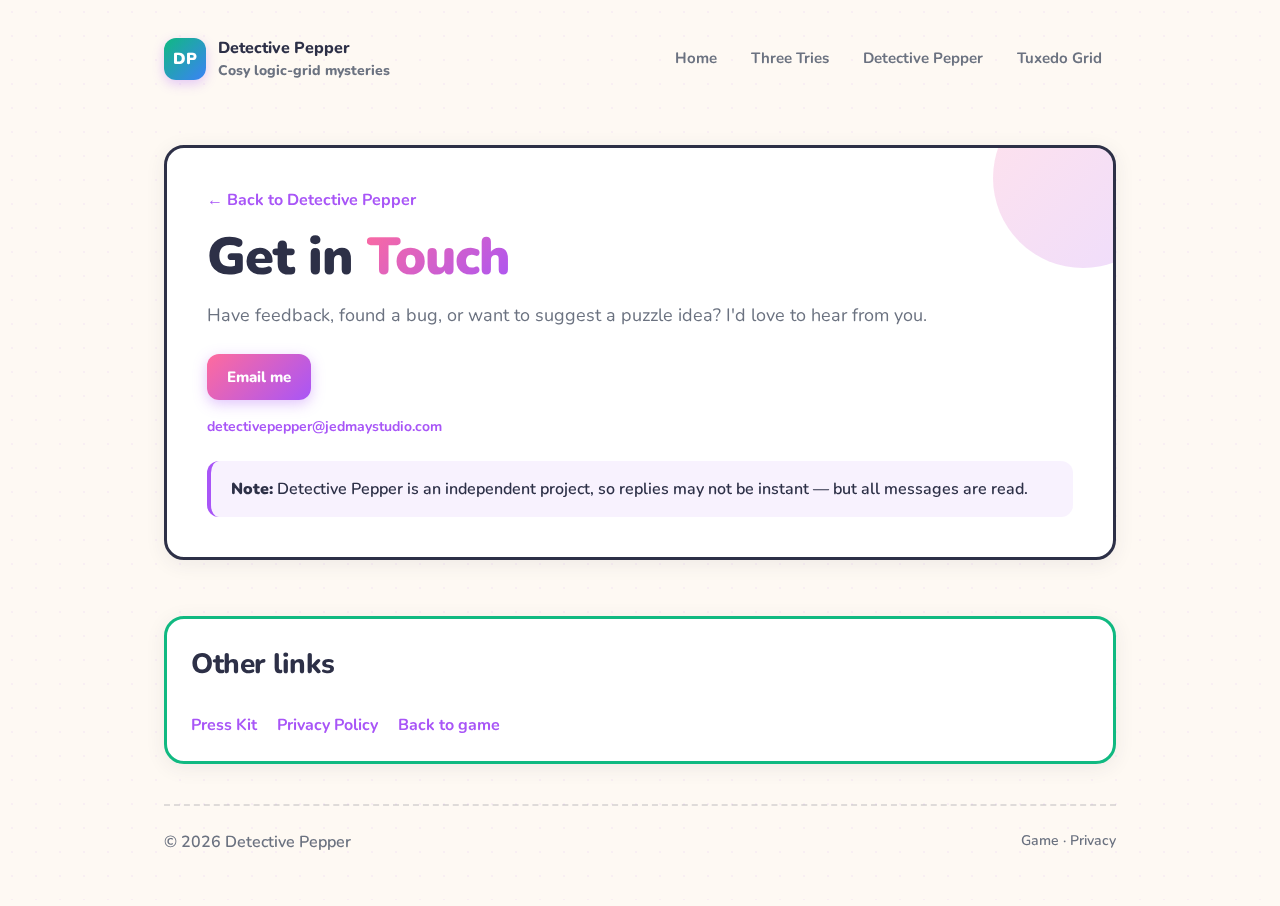
<file: detective-pepper/contact.html>
<!doctype html>
<html lang="en-GB">
<head>
  <meta charset="utf-8" />
  <meta name="viewport" content="width=device-width, initial-scale=1" />
  <title>Contact — Detective Pepper</title>
  <meta name="description" content="Contact the creator of Detective Pepper — cosy logic-grid puzzles starring a tiny tuxedo cat detective." />
  <link rel="stylesheet" href="../styles.css" />
  <link rel="icon" type="image/png" href="../assets/DP_favicon.png">
</head>

<body>
  <div class="container">
    <header class="nav">
      <a href="./" class="brand">
        <div class="brand-badge" style="background: linear-gradient(135deg, var(--green), var(--blue));">DP</div>
        <div>
          <div style="font-weight:800;">Detective Pepper</div>
          <div class="small">Cosy logic-grid mysteries</div>
        </div>
      </a>

      <nav class="nav-links">
        <a href="../">Home</a>
        <a href="../three-tries/">Three Tries</a>
        <a href="./">Detective Pepper</a>
        <a href="../tuxedo-grid/">Tuxedo Grid</a>
      </nav>
    </header>

    <section class="hero-min">
      <div class="card" style="border: 3px solid var(--text);">
        <a href="./" class="text-link" style="display: inline-block; margin-bottom: 16px;">← Back to Detective Pepper</a>

        <h1 class="h1">Get in <span class="highlight">Touch</span></h1>

        <p class="sub" style="margin-bottom: 24px;">
          Have feedback, found a bug, or want to suggest a puzzle idea?
          I'd love to hear from you.
        </p>

        <a class="btn primary" href="mailto:detectivepepper@jedmaystudio.com">
          Email me
        </a>

        <p class="small" style="margin-top: 16px;">
          <a href="mailto:detectivepepper@jedmaystudio.com" class="text-link">detectivepepper@jedmaystudio.com</a>
        </p>

        <div class="note" style="margin-top: 24px;">
          <strong>Note:</strong> Detective Pepper is an independent project, so replies may not be instant —
          but all messages are read.
        </div>
      </div>
    </section>

    <section class="about-min">
      <div class="card" style="border: 3px solid var(--green);">
        <h2 style="margin: 0 0 12px;">Other links</h2>
        <div class="links-row">
          <a href="press.html">Press Kit</a>
          <a href="privacy.html">Privacy Policy</a>
          <a href="./">Back to game</a>
        </div>
      </div>
    </section>

    <footer class="footer">
      <div>© <span id="year"></span> Detective Pepper</div>
      <div class="small">
        <a href="./">Game</a> ·
        <a href="privacy.html">Privacy</a>
      </div>
    </footer>
  </div>

  <script>
    document.getElementById("year").textContent = new Date().getFullYear();
  </script>
</body>
</html>
</file>
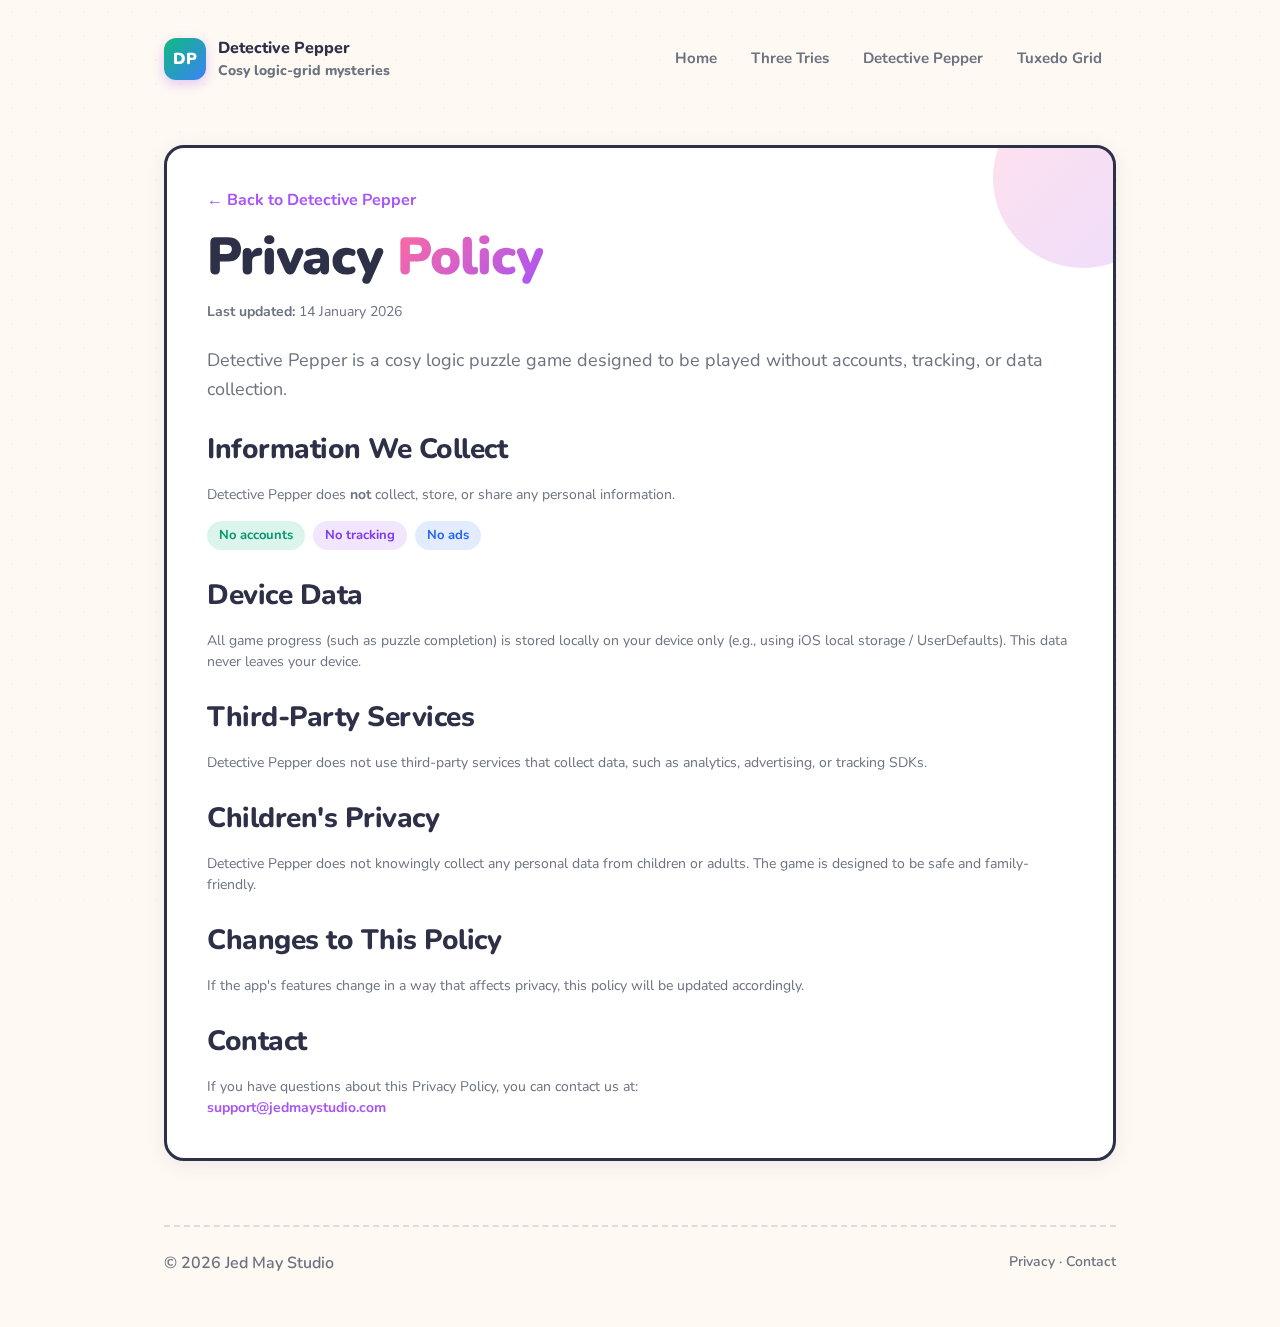
<file: detective-pepper/privacy.html>
<!doctype html>
<html lang="en-GB">
<head>
  <meta charset="utf-8" />
  <meta name="viewport" content="width=device-width, initial-scale=1" />
  <title>Privacy Policy — Detective Pepper</title>
  <meta name="description" content="Privacy Policy for Detective Pepper, a cosy logic puzzle game." />
  <link rel="stylesheet" href="../styles.css" />
  <link rel="icon" type="image/png" href="../assets/DP_favicon.png">
</head>

<body>
  <div class="container">
    <header class="nav">
      <a href="./" class="brand">
        <div class="brand-badge" style="background: linear-gradient(135deg, var(--green), var(--blue));">DP</div>
        <div>
          <div style="font-weight:800;">Detective Pepper</div>
          <div class="small">Cosy logic-grid mysteries</div>
        </div>
      </a>

      <button class="menu-toggle" aria-label="Toggle menu">
        <span></span>
        <span></span>
        <span></span>
      </button>

      <nav class="nav-links">
        <a href="../">Home</a>
        <a href="../three-tries/">Three Tries</a>
        <a href="./">Detective Pepper</a>
        <a href="../tuxedo-grid/">Tuxedo Grid</a>
      </nav>
    </header>

    <section class="hero-min">
      <div class="card" style="border: 3px solid var(--text);">
        <a href="./" class="text-link" style="display: inline-block; margin-bottom: 16px;">← Back to Detective Pepper</a>

        <h1 class="h1">Privacy <span class="highlight">Policy</span></h1>
        <p class="small" style="margin-bottom: 24px;"><strong>Last updated:</strong> 14 January 2026</p>

        <p class="sub" style="margin-bottom: 24px;">
          Detective Pepper is a cosy logic puzzle game designed to be played without
          accounts, tracking, or data collection.
        </p>

        <h2 style="margin-top: 0;">Information We Collect</h2>
        <p class="small" style="margin-bottom: 16px;">
          Detective Pepper does <strong>not</strong> collect, store, or share any personal information.
        </p>

        <div class="pills" style="margin-bottom: 24px;">
          <span class="pill green">No accounts</span>
          <span class="pill purple">No tracking</span>
          <span class="pill blue">No ads</span>
        </div>

        <h2>Device Data</h2>
        <p class="small" style="margin-bottom: 24px;">
          All game progress (such as puzzle completion) is stored locally on your device
          only (e.g., using iOS local storage / UserDefaults). This data never leaves your device.
        </p>

        <h2>Third-Party Services</h2>
        <p class="small" style="margin-bottom: 24px;">
          Detective Pepper does not use third-party services that collect data, such as analytics,
          advertising, or tracking SDKs.
        </p>

        <h2>Children's Privacy</h2>
        <p class="small" style="margin-bottom: 24px;">
          Detective Pepper does not knowingly collect any personal data from children
          or adults. The game is designed to be safe and family-friendly.
        </p>

        <h2>Changes to This Policy</h2>
        <p class="small" style="margin-bottom: 24px;">
          If the app's features change in a way that affects privacy, this policy will be
          updated accordingly.
        </p>

        <h2>Contact</h2>
        <p class="small" style="margin-bottom: 0;">
          If you have questions about this Privacy Policy, you can contact us at:
          <br><a href="mailto:support@jedmaystudio.com" class="text-link">support@jedmaystudio.com</a>
        </p>
      </div>
    </section>

    <footer class="footer">
      <div>© <span id="year"></span> Jed May Studio</div>
      <div class="small">
        <a href="../privacy.html">Privacy</a> ·
        <a href="mailto:hello@jedmaystudio.com">Contact</a>
      </div>
    </footer>
  </div>

  <script>
    document.getElementById("year").textContent = new Date().getFullYear();

    const menuToggle = document.querySelector('.menu-toggle');
    const navLinks = document.querySelector('.nav-links');
    menuToggle.addEventListener('click', () => {
      menuToggle.classList.toggle('open');
      navLinks.classList.toggle('open');
    });
  </script>
</body>
</html>
</file>
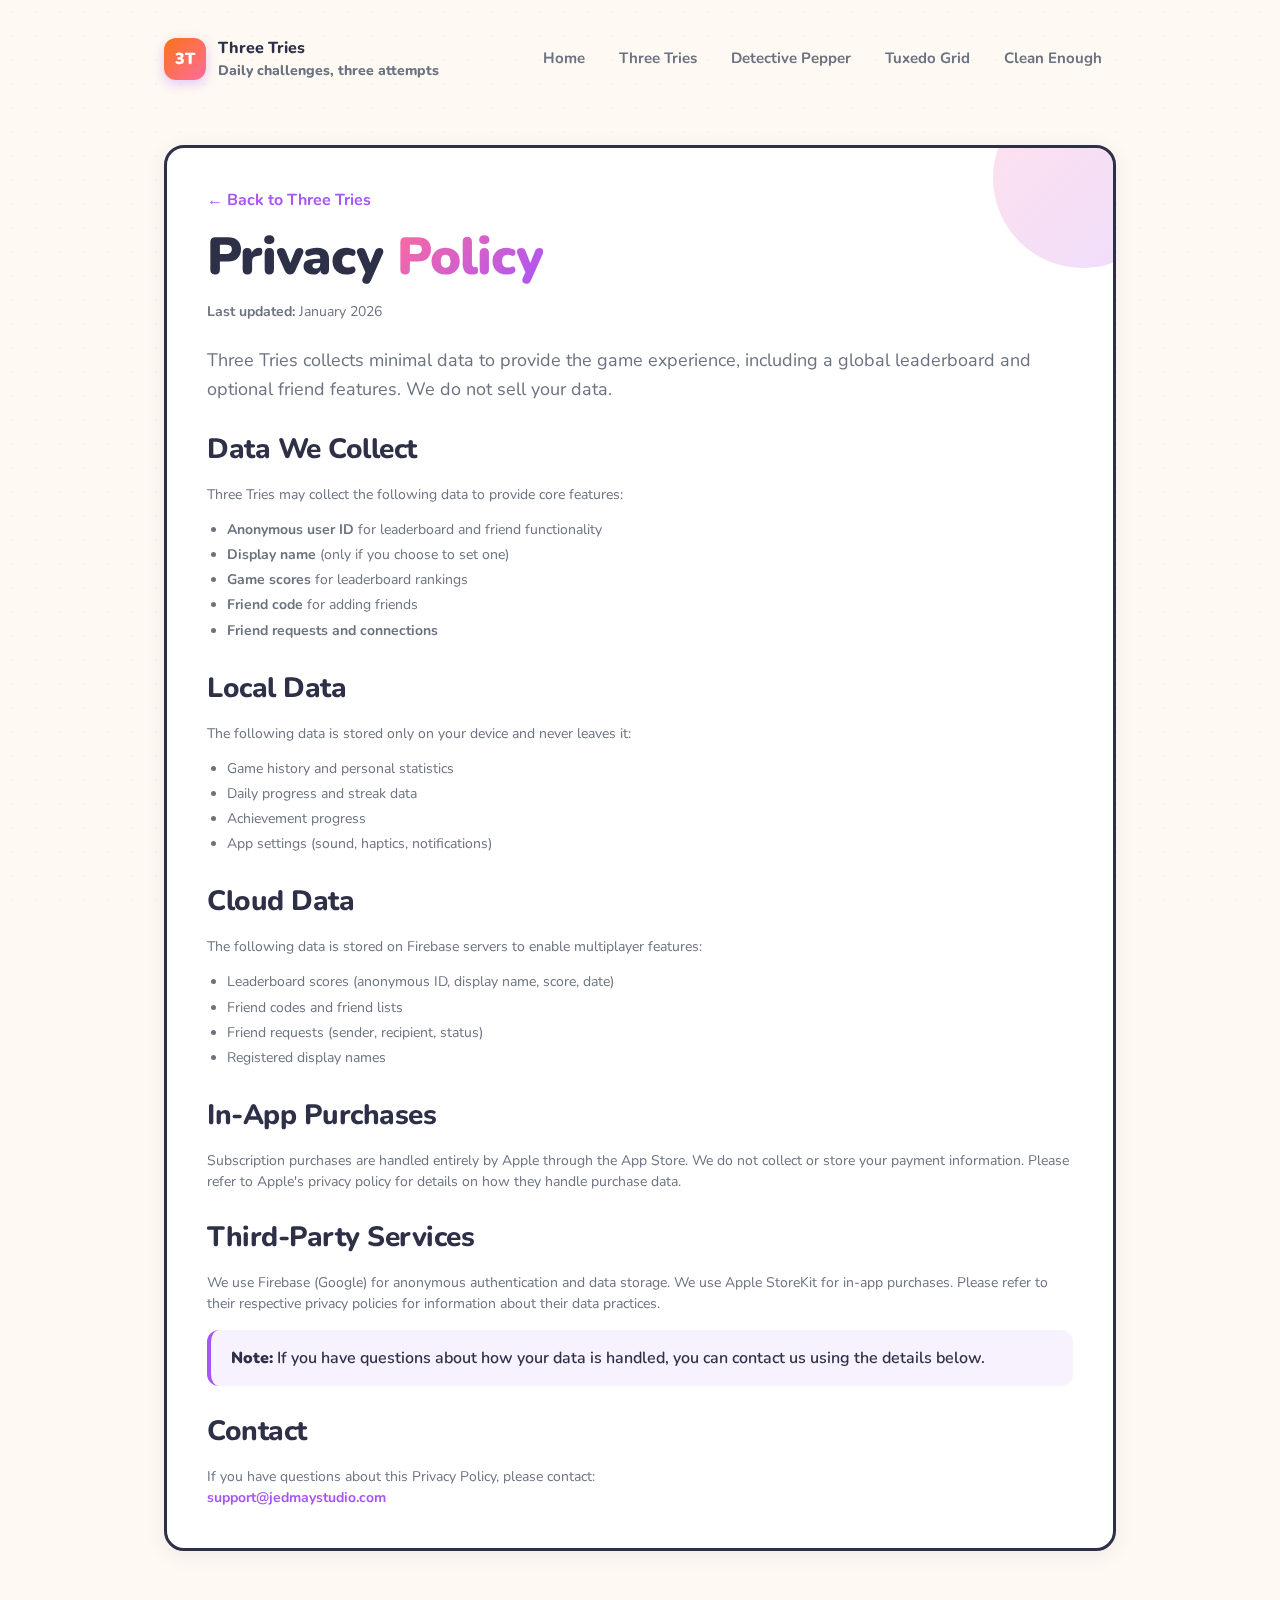
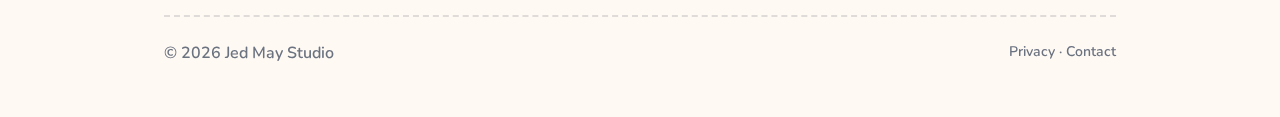
<file: three-tries/privacy.html>
<!doctype html>
<html lang="en-GB">
<head>
  <meta charset="utf-8" />
  <meta name="viewport" content="width=device-width, initial-scale=1" />
  <title>Privacy Policy — Three Tries</title>
  <meta name="description" content="Privacy Policy for Three Tries, a daily skill-based mini-game challenge with a global leaderboard." />
  <link rel="stylesheet" href="../styles.css" />
  <link rel="icon" type="image/svg+xml" href="../favicon.svg">
</head>

<body>
  <div class="container">
    <header class="nav">
      <a href="./" class="brand">
        <div class="brand-badge" style="background: linear-gradient(135deg, var(--orange), var(--pink));">3T</div>
        <div>
          <div style="font-weight:800;">Three Tries</div>
          <div class="small">Daily challenges, three attempts</div>
        </div>
      </a>

      <button class="menu-toggle" aria-label="Toggle menu">
        <span></span>
        <span></span>
        <span></span>
      </button>

      <nav class="nav-links">
        <a href="../">Home</a>
        <a href="./">Three Tries</a>
        <a href="../detective-pepper/">Detective Pepper</a>
        <a href="../tuxedo-grid/">Tuxedo Grid</a>
        <a href="../clean-enough/">Clean Enough</a>
      </nav>
    </header>

    <section class="hero-min">
      <div class="card" style="border: 3px solid var(--text);">
        <a href="./" class="text-link" style="display: inline-block; margin-bottom: 16px;">← Back to Three Tries</a>

        <h1 class="h1">Privacy <span class="highlight">Policy</span></h1>
        <p class="small" style="margin-bottom: 24px;"><strong>Last updated:</strong> January 2026</p>

        <p class="sub" style="margin-bottom: 24px;">
          Three Tries collects minimal data to provide the game experience, including a global leaderboard
          and optional friend features. We do not sell your data.
        </p>

        <h2 style="margin-top: 0;">Data We Collect</h2>
        <p class="small" style="margin-bottom: 12px;">Three Tries may collect the following data to provide core features:</p>
        <ul class="small" style="margin: 0 0 24px; padding-left: 20px; line-height: 1.8;">
          <li><strong>Anonymous user ID</strong> for leaderboard and friend functionality</li>
          <li><strong>Display name</strong> (only if you choose to set one)</li>
          <li><strong>Game scores</strong> for leaderboard rankings</li>
          <li><strong>Friend code</strong> for adding friends</li>
          <li><strong>Friend requests and connections</strong></li>
        </ul>

        <h2>Local Data</h2>
        <p class="small" style="margin-bottom: 12px;">The following data is stored only on your device and never leaves it:</p>
        <ul class="small" style="margin: 0 0 24px; padding-left: 20px; line-height: 1.8;">
          <li>Game history and personal statistics</li>
          <li>Daily progress and streak data</li>
          <li>Achievement progress</li>
          <li>App settings (sound, haptics, notifications)</li>
        </ul>

        <h2>Cloud Data</h2>
        <p class="small" style="margin-bottom: 12px;">The following data is stored on Firebase servers to enable multiplayer features:</p>
        <ul class="small" style="margin: 0 0 24px; padding-left: 20px; line-height: 1.8;">
          <li>Leaderboard scores (anonymous ID, display name, score, date)</li>
          <li>Friend codes and friend lists</li>
          <li>Friend requests (sender, recipient, status)</li>
          <li>Registered display names</li>
        </ul>

        <h2>In-App Purchases</h2>
        <p class="small" style="margin-bottom: 24px;">
          Subscription purchases are handled entirely by Apple through the App Store. We do not collect or store your payment
          information. Please refer to Apple's privacy policy for details on how they handle purchase data.
        </p>

        <h2>Third-Party Services</h2>
        <p class="small" style="margin-bottom: 16px;">
          We use Firebase (Google) for anonymous authentication and data storage. We use Apple StoreKit for in-app purchases.
          Please refer to their respective privacy policies for information about their data practices.
        </p>

        <div class="note" style="margin-bottom: 24px;">
          <strong>Note:</strong> If you have questions about how your data is handled, you can contact us using the details below.
        </div>

        <h2>Contact</h2>
        <p class="small" style="margin-bottom: 0;">
          If you have questions about this Privacy Policy, please contact:
          <br><a href="mailto:support@jedmaystudio.com" class="text-link">support@jedmaystudio.com</a>
        </p>
      </div>
    </section>

    <footer class="footer">
      <div>© <span id="year"></span> Jed May Studio</div>
      <div class="small">
        <a href="../privacy.html">Privacy</a> ·
        <a href="mailto:hello@jedmaystudio.com">Contact</a>
      </div>
    </footer>
  </div>

  <script>
    document.getElementById("year").textContent = new Date().getFullYear();

    const menuToggle = document.querySelector('.menu-toggle');
    const navLinks = document.querySelector('.nav-links');
    menuToggle.addEventListener('click', () => {
      menuToggle.classList.toggle('open');
      navLinks.classList.toggle('open');
    });
  </script>
</body>
</html>
</file>
<file: styles.css>
@import url('https://fonts.googleapis.com/css2?family=Nunito:wght@400;600;700;800;900&display=swap');

:root{
  /* PLAYFUL PALETTE */
  --bg: #fef9f3;
  --card: #ffffff;
  --text: #2d3047;
  --muted: #6b7280;

  /* vibrant game-inspired accents */
  --pink: #ff6b9d;
  --purple: #a855f7;
  --blue: #3b82f6;
  --green: #10b981;
  --orange: #f97316;
  --yellow: #fbbf24;

  /* main accent */
  --accent: var(--pink);

  /* polish */
  --radius: 20px;
  --radius-sm: 12px;
  --shadow: 0 4px 20px rgba(45, 48, 71, 0.08);
  --shadow-lg: 0 12px 40px rgba(45, 48, 71, 0.12);
}

*{ box-sizing: border-box; }
html, body{ height: 100%; }

body{
  margin: 0;
  font-family: 'Nunito', -apple-system, BlinkMacSystemFont, sans-serif;
  color: var(--text);
  background: var(--bg);
  line-height: 1.5;
}

/* fun dotted background pattern */
body::before{
  content: '';
  position: fixed;
  inset: 0;
  background-image: radial-gradient(circle, rgba(168, 85, 247, 0.06) 1px, transparent 1px);
  background-size: 24px 24px;
  pointer-events: none;
  z-index: -1;
}

a{ color: inherit; text-decoration: none; }
a:hover{ text-decoration: underline; }

.container{
  max-width: 1000px;
  margin: 0 auto;
  padding: 20px 24px;
}

/* ---------- NAV ---------- */
.nav{
  display: flex;
  align-items: center;
  justify-content: space-between;
  gap: 16px;
  padding: 16px 0;
}

.brand{
  display: flex;
  align-items: center;
  gap: 12px;
  font-weight: 800;
}

.brand-badge{
  width: 42px;
  height: 42px;
  border-radius: var(--radius-sm);
  background: linear-gradient(135deg, var(--pink), var(--purple));
  display: grid;
  place-items: center;
  color: #fff;
  font-weight: 900;
  font-size: 16px;
  box-shadow: 0 4px 12px rgba(168, 85, 247, 0.3);
  transition: transform 0.2s ease, box-shadow 0.2s ease;
}

.brand-badge:hover{
  transform: rotate(-5deg) scale(1.05);
  box-shadow: 0 6px 20px rgba(168, 85, 247, 0.4);
}

.nav-links{
  display: flex;
  gap: 6px;
  flex-wrap: wrap;
}

/* Mobile menu button */
.menu-toggle{
  display: none;
  background: none;
  border: 2px solid var(--text);
  border-radius: var(--radius-sm);
  padding: 8px;
  cursor: pointer;
  width: 44px;
  height: 44px;
  flex-direction: column;
  justify-content: center;
  align-items: center;
  gap: 5px;
}

.menu-toggle span{
  display: block;
  width: 20px;
  height: 2px;
  background: var(--text);
  border-radius: 2px;
  transition: all 0.2s ease;
}

.menu-toggle.open span:nth-child(1){
  transform: rotate(45deg) translate(5px, 5px);
}

.menu-toggle.open span:nth-child(2){
  opacity: 0;
}

.menu-toggle.open span:nth-child(3){
  transform: rotate(-45deg) translate(5px, -5px);
}

@media (max-width: 700px){
  .menu-toggle{
    display: flex;
  }

  .nav-links{
    display: none;
    position: absolute;
    top: 100%;
    left: 0;
    right: 0;
    background: var(--card);
    padding: 16px;
    border-radius: var(--radius);
    box-shadow: var(--shadow-lg);
    border: 2px solid var(--text);
    flex-direction: column;
    gap: 4px;
    z-index: 100;
  }

  .nav-links.open{
    display: flex;
  }

  .nav-links a{
    padding: 12px 16px;
  }

  .nav{
    position: relative;
  }
}

.nav-links a{
  color: var(--muted);
  padding: 8px 14px;
  border-radius: 999px;
  font-weight: 700;
  font-size: 15px;
  transition: all 0.15s ease;
}

.nav-links a:hover{
  text-decoration: none;
  color: var(--text);
  background: rgba(168, 85, 247, 0.1);
}

.nav-links a.active{
  color: #fff;
  background: linear-gradient(135deg, var(--pink), var(--purple));
  box-shadow: 0 2px 8px rgba(168, 85, 247, 0.3);
}

/* ---------- CARDS ---------- */
.card{
  background: var(--card);
  border: 2px solid transparent;
  border-radius: var(--radius);
  padding: 24px;
  box-shadow: var(--shadow);
  transition: all 0.2s ease;
}

.card:hover{
  box-shadow: var(--shadow-lg);
  transform: translateY(-2px);
}

/* ---------- TYPOGRAPHY ---------- */
.h1{
  font-size: 52px;
  line-height: 1.1;
  margin: 0 0 16px;
  font-weight: 900;
  letter-spacing: -1px;
}

.h1 .highlight{
  background: linear-gradient(135deg, var(--pink), var(--purple));
  -webkit-background-clip: text;
  -webkit-text-fill-color: transparent;
  background-clip: text;
}

@media (max-width: 820px){
  .h1{ font-size: 38px; }
}

h2{
  font-size: 28px;
  font-weight: 800;
  margin: 0 0 8px;
  letter-spacing: -0.5px;
}

h3{
  font-size: 20px;
  font-weight: 800;
  letter-spacing: -0.3px;
}

.sub{
  color: var(--muted);
  font-size: 18px;
  line-height: 1.6;
  margin: 0 0 20px;
}

.small{
  color: var(--muted);
  font-size: 14px;
}

/* ---------- PILLS (colorful!) ---------- */
.pills{
  display: flex;
  flex-wrap: wrap;
  gap: 8px;
}

.pill{
  padding: 5px 12px;
  border-radius: 999px;
  font-size: 13px;
  font-weight: 700;
}

/* color variants */
.pill.pink{ background: rgba(255, 107, 157, 0.15); color: #e11d74; }
.pill.purple{ background: rgba(168, 85, 247, 0.15); color: #7c3aed; }
.pill.blue{ background: rgba(59, 130, 246, 0.15); color: #2563eb; }
.pill.green{ background: rgba(16, 185, 129, 0.15); color: #059669; }
.pill.orange{ background: rgba(249, 115, 22, 0.15); color: #ea580c; }
.pill.yellow{ background: rgba(251, 191, 36, 0.2); color: #b45309; }

/* default if no color specified */
.pill:not([class*="pink"]):not([class*="purple"]):not([class*="blue"]):not([class*="green"]):not([class*="orange"]):not([class*="yellow"]){
  background: rgba(168, 85, 247, 0.12);
  color: #7c3aed;
}

/* ---------- BUTTONS ---------- */
.buttons, .top-cta{
  display: flex;
  flex-wrap: wrap;
  gap: 12px;
}

.btn{
  display: inline-flex;
  align-items: center;
  justify-content: center;
  gap: 8px;
  padding: 12px 20px;
  border-radius: var(--radius-sm);
  border: 2px solid var(--text);
  background: var(--card);
  color: var(--text);
  font-family: inherit;
  font-weight: 800;
  font-size: 15px;
  cursor: pointer;
  transition: all 0.15s ease;
}

.btn:hover{
  text-decoration: none;
  background: var(--text);
  color: var(--card);
  transform: translateY(-2px);
}

.btn:active{
  transform: translateY(0);
}

.btn.primary{
  background: linear-gradient(135deg, var(--pink), var(--purple));
  color: #fff;
  border: none;
  box-shadow: 0 4px 14px rgba(168, 85, 247, 0.35);
}

.btn.primary:hover{
  box-shadow: 0 6px 20px rgba(168, 85, 247, 0.5);
  transform: translateY(-3px);
}

/* ---------- HERO ---------- */
.hero-min{
  padding: 48px 0 24px;
}

.hero-min .card{
  padding: 40px;
  border: 3px solid var(--text);
  position: relative;
  overflow: hidden;
}

/* decorative corner blob */
.hero-min .card::before{
  content: '';
  position: absolute;
  top: -60px;
  right: -60px;
  width: 180px;
  height: 180px;
  background: linear-gradient(135deg, rgba(255, 107, 157, 0.2), rgba(168, 85, 247, 0.2));
  border-radius: 50%;
  pointer-events: none;
}

/* ---------- GAMES SECTION ---------- */
.games-title-row{
  display: flex;
  align-items: baseline;
  justify-content: space-between;
  gap: 12px;
  margin: 32px 0 20px;
}

.games-title-row h2{ margin: 0; }

.app-grid{
  display: grid;
  grid-template-columns: repeat(3, 1fr);
  gap: 20px;
}

@media (max-width: 900px){
  .app-grid{ grid-template-columns: 1fr; }
}

.app-card{
  padding: 24px;
  display: flex;
  flex-direction: column;
  gap: 16px;
  border: 3px solid transparent;
  cursor: pointer;
}

.app-card:hover{
  border-color: var(--text);
}

/* game-specific accent colors on hover */
.app-card[data-game="three-tries"]:hover{ border-color: var(--orange); }
.app-card[data-game="detective-pepper"]:hover{ border-color: var(--green); }
.app-card[data-game="tuxedo-grid"]:hover{ border-color: var(--purple); }

.app-icon{
  width: 80px;
  height: 80px;
  border-radius: 18px;
  border: 3px solid var(--text);
  background: #fff;
  display: grid;
  place-items: center;
  overflow: hidden;
  transition: all 0.2s ease;
}

.app-icon img{
  width: 100%;
  height: 100%;
  object-fit: cover;
}

.app-card:hover .app-icon{
  transform: rotate(-3deg) scale(1.05);
  box-shadow: 0 6px 20px rgba(45, 48, 71, 0.15);
}

.app-meta h3{
  margin: 0 0 8px;
}

.app-meta p{
  margin: 0 0 12px;
}

.text-link{
  color: var(--purple);
  font-weight: 700;
  transition: color 0.15s ease;
}

.text-link:hover{
  color: var(--pink);
}

/* ---------- ABOUT SECTION ---------- */
.about-min{
  margin-top: 32px;
}

.about-min .card{
  border: 3px solid var(--text);
  display: flex;
  flex-direction: column;
  gap: 8px;
}

.links-row{
  display: flex;
  gap: 20px;
  flex-wrap: wrap;
  margin-top: 8px;
}

.links-row a{
  color: var(--purple);
  font-weight: 700;
  transition: color 0.15s ease;
}

.links-row a:hover{
  color: var(--pink);
}

/* ---------- FOOTER ---------- */
.footer{
  margin-top: 40px;
  padding: 24px 0 32px;
  color: var(--muted);
  display: flex;
  justify-content: space-between;
  flex-wrap: wrap;
  gap: 12px;
  border-top: 2px dashed rgba(45, 48, 71, 0.15);
  font-weight: 600;
}

.footer a{
  color: var(--muted);
  transition: color 0.15s ease;
}

.footer a:hover{
  color: var(--purple);
}

/* ---------- GRID (for other pages) ---------- */
.grid{
  margin-top: 20px;
  display: grid;
  grid-template-columns: repeat(3, 1fr);
  gap: 16px;
}

@media (max-width: 820px){
  .grid{ grid-template-columns: 1fr; }
}

/* ---------- GALLERY ---------- */
.gallery{
  display: grid;
  grid-template-columns: repeat(2, 1fr);
  gap: 16px;
}

.gallery img{
  width: 100%;
  height: auto;
  border-radius: 16px;
  border: 3px solid var(--text);
  transition: transform 0.2s ease;
}

.gallery img:hover{
  transform: rotate(-1deg) scale(1.02);
}

/* ---------- NOTE ---------- */
.note{
  border-left: 4px solid var(--purple);
  padding: 16px 20px;
  background: rgba(168, 85, 247, 0.08);
  border-radius: var(--radius-sm);
  color: var(--text);
  font-weight: 600;
}

/* ---------- FUN EXTRAS ---------- */
@keyframes wiggle{
  0%, 100%{ transform: rotate(-2deg); }
  50%{ transform: rotate(2deg); }
}

.wiggle:hover{
  animation: wiggle 0.3s ease-in-out;
}
</file>
